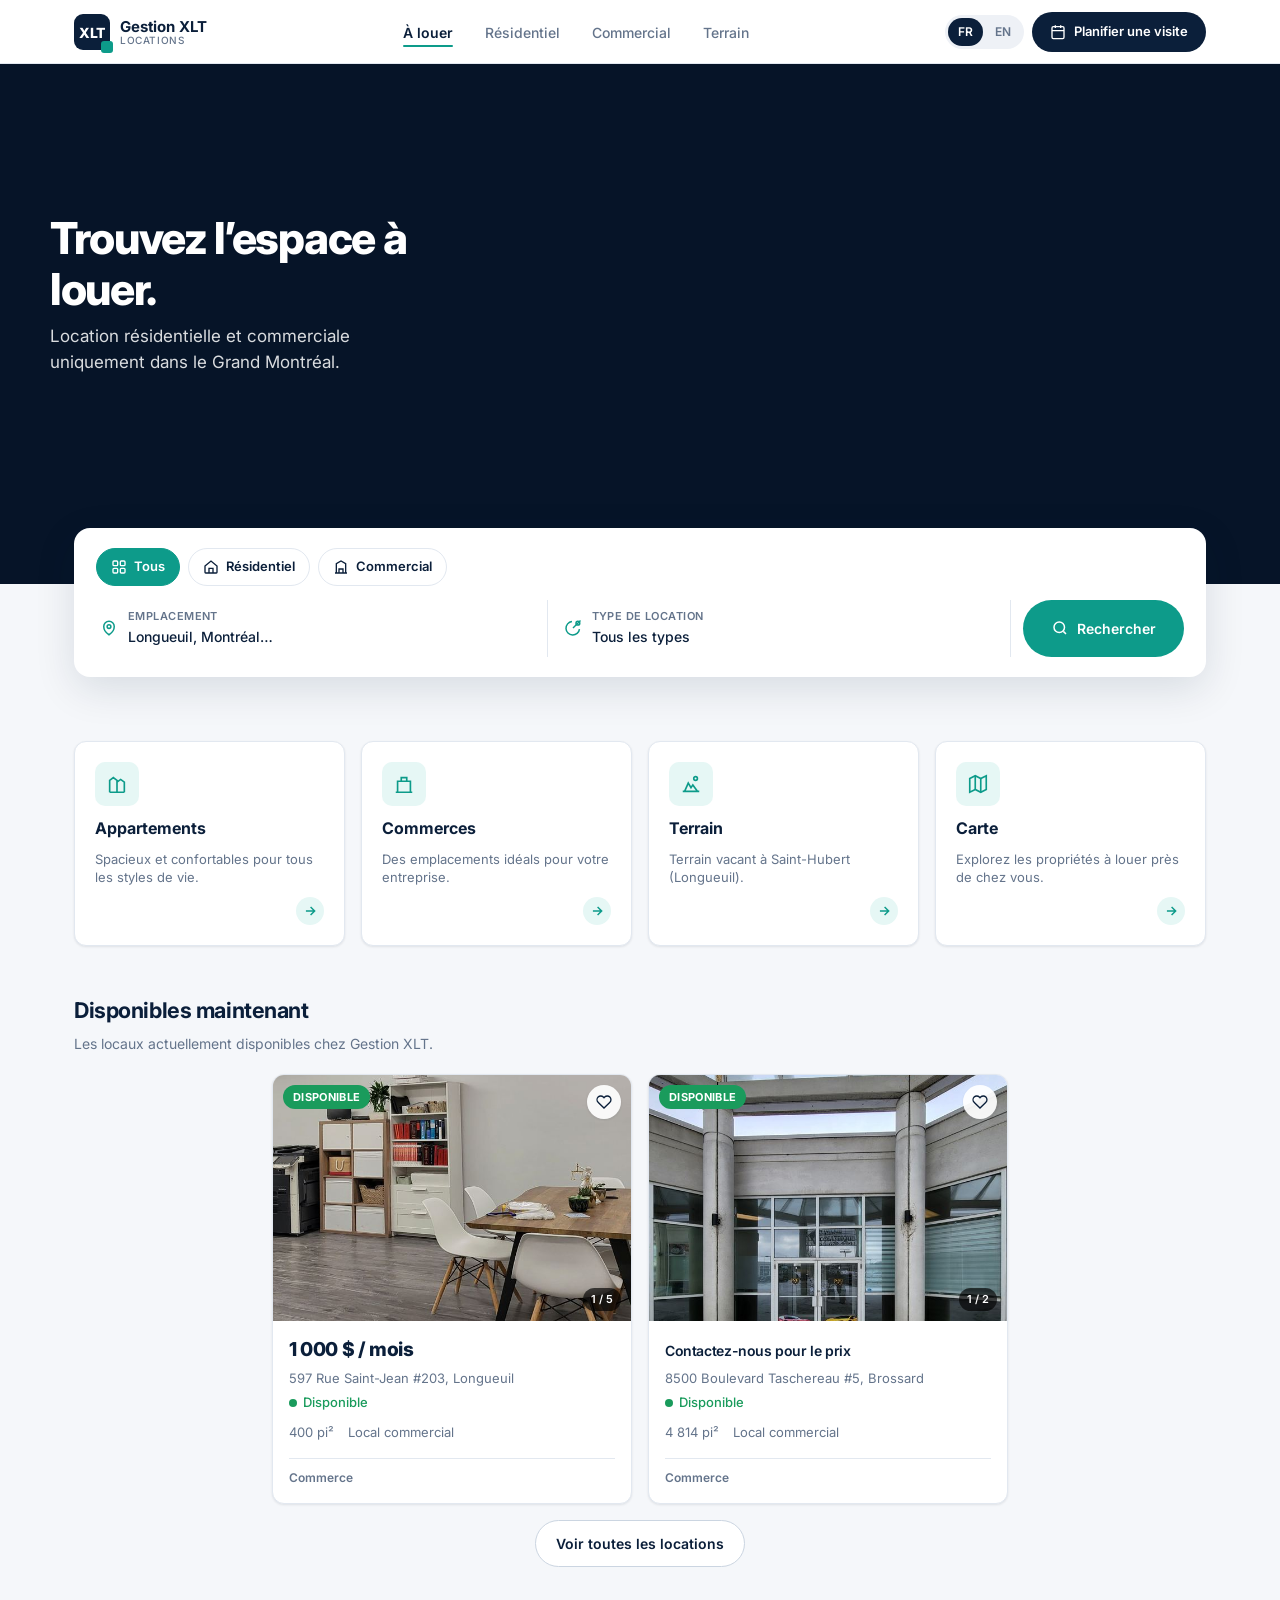
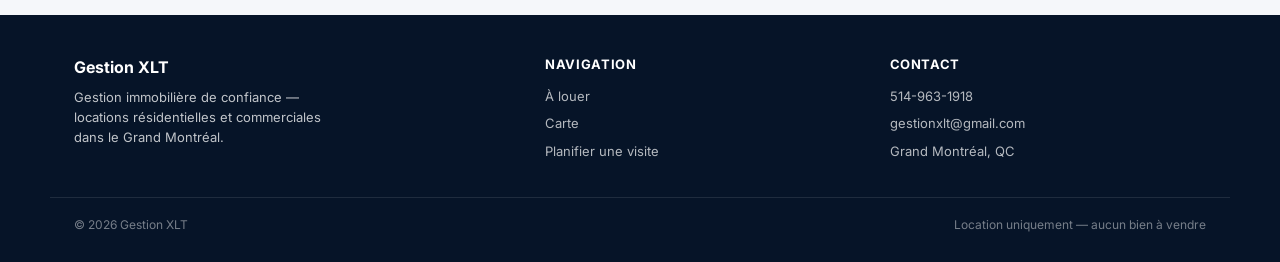
<file: index.html>
<!DOCTYPE html>
<html lang="fr">
<head>
  <meta charset="UTF-8" />
  <meta name="viewport" content="width=device-width, initial-scale=1" />
  <title data-doc-fr="Gestion XLT — Locations Grand Montréal" data-doc-en="Gestion XLT — Rentals in Greater Montréal">Gestion XLT — Locations Grand Montréal</title>
  <link rel="preconnect" href="https://fonts.googleapis.com" />
  <link rel="preconnect" href="https://fonts.gstatic.com" crossorigin />
  <link href="https://fonts.googleapis.com/css2?family=Inter:wght@400;500;600;700;800&display=swap" rel="stylesheet" />
  <link rel="stylesheet" href="styles.css" />
  <link rel="icon" href="favicon.svg" type="image/svg+xml" />
  <link rel="icon" href="favicon-32.png" type="image/png" sizes="32x32" />
  <link rel="apple-touch-icon" href="apple-touch-icon.png" />
</head>
<body class="has-bottom-nav">

<header class="site-header">
    <div class="container header-inner">
      <a href="index.html" class="logo" aria-label="Gestion XLT">
        <div class="logo-mark"><span>XLT</span></div>
        <div class="logo-text">
          <strong>Gestion XLT</strong>
          <small data-fr>Locations</small><small data-en>Rentals</small>
        </div>
      </a>
      <nav class="nav-desktop" aria-label="Principal">
        <a href="listings.html" class="active" data-fr>À louer</a><a href="listings.html" class="active" data-en>For rent</a>
        <a href="listings.html?type=residential" data-fr>Résidentiel</a><a href="listings.html?type=residential" data-en>Residential</a>
        <a href="listings.html?type=commercial" data-fr>Commercial</a><a href="listings.html?type=commercial" data-en>Commercial</a>
        <a href="listings.html?type=land" data-fr>Terrain</a><a href="listings.html?type=land" data-en>Land</a>
      </nav>
      <div class="header-actions">
        <div class="lang-toggle" role="group" aria-label="Language">
          <button type="button" class="active" data-lang="fr">FR</button>
          <button type="button" data-lang="en">EN</button>
        </div>
        <a href="mailto:gestionxlt@gmail.com?subject=Planifier%20une%20visite" data-mailto-fr="mailto:gestionxlt@gmail.com?subject=Planifier%20une%20visite" data-mailto-en="mailto:gestionxlt@gmail.com?subject=Book%20a%20visit" class="btn-cta">
          <svg viewBox="0 0 24 24" fill="none" stroke="currentColor" stroke-width="2"><rect x="3" y="4" width="18" height="18" rx="2"/><path d="M16 2v4M8 2v4M3 10h18"/></svg>
          <span data-fr>Planifier une visite</span><span data-en>Book a visit</span>
        </a>
        <button type="button" class="menu-btn" id="menuBtn" aria-label="Menu">
          <svg viewBox="0 0 24 24" fill="none" stroke="currentColor" stroke-width="2"><path d="M4 6h16M4 12h16M4 18h16"/></svg>
        </button>
      </div>
    </div>
  </header>

  <nav class="mobile-nav" id="mobileNav">
    <a href="listings.html" class="active" data-fr>À louer</a><a href="listings.html" class="active" data-en>For rent</a>
    <a href="listings.html?type=residential" data-fr>Résidentiel</a><a href="listings.html?type=residential" data-en>Residential</a>
    <a href="listings.html?type=commercial" data-fr>Commercial</a><a href="listings.html?type=commercial" data-en>Commercial</a>
    <a href="listings.html?type=land" data-fr>Terrain</a><a href="listings.html?type=land" data-en>Land</a>
    <a href="map.html" data-fr>Carte</a><a href="map.html" data-en>Map</a>
    <a href="mailto:gestionxlt@gmail.com?subject=Planifier%20une%20visite" data-mailto-fr="mailto:gestionxlt@gmail.com?subject=Planifier%20une%20visite" data-mailto-en="mailto:gestionxlt@gmail.com?subject=Book%20a%20visit" class="btn-cta">
      <svg viewBox="0 0 24 24" fill="none" stroke="currentColor" stroke-width="2"><rect x="3" y="4" width="18" height="18" rx="2"/><path d="M16 2v4M8 2v4M3 10h18"/></svg>
      <span data-fr>Planifier une visite</span><span data-en>Book a visit</span>
    </a>
  </nav>

  <section class="hero" style="background-image:url('https://images.unsplash.com/photo-1545324418-cc1a3fa10c00?auto=format&fit=crop&w=1600&q=80');">
    <div class="container hero-content">
      <h1 data-fr>Trouvez l’espace à louer.</h1>
      <h1 data-en>Find your space to rent.</h1>
      <p data-fr>Location résidentielle et commerciale uniquement dans le Grand Montréal.</p>
      <p data-en>Residential and commercial rentals only across Greater Montreal.</p>
    </div>
  </section>

  <div class="container search-widget">
    <form class="search-card" action="listings.html" method="get">
      <div class="search-tabs">
        <button type="button" class="search-tab active" data-tab="">
          <svg viewBox="0 0 24 24" fill="none" stroke="currentColor" stroke-width="2"><rect x="3" y="3" width="7" height="7" rx="1.5"/><rect x="14" y="3" width="7" height="7" rx="1.5"/><rect x="3" y="14" width="7" height="7" rx="1.5"/><rect x="14" y="14" width="7" height="7" rx="1.5"/></svg>
          <span data-fr>Tous</span><span data-en>All</span>
        </button>
        <button type="button" class="search-tab" data-tab="res">
          <svg viewBox="0 0 24 24" fill="none" stroke="currentColor" stroke-width="2"><path d="M3 10.5 12 3l9 7.5V20a1 1 0 0 1-1 1H4a1 1 0 0 1-1-1v-9.5z"/><path d="M9 21v-7h6v7"/></svg>
          <span data-fr>Résidentiel</span><span data-en>Residential</span>
        </button>
        <button type="button" class="search-tab" data-tab="com">
          <svg viewBox="0 0 24 24" fill="none" stroke="currentColor" stroke-width="2"><path d="M3 21h18M5 21V7l7-4 7 4v14M9 21v-6h6v6"/></svg>
          <span data-fr>Commercial</span><span data-en>Commercial</span>
        </button>
      </div>
      <div class="search-fields">
        <div class="search-field">
          <svg viewBox="0 0 24 24" fill="none" stroke="currentColor" stroke-width="2"><path d="M12 21s7-4.5 7-11a7 7 0 1 0-14 0c0 6.5 7 11 7 11z"/><circle cx="12" cy="10" r="2.5"/></svg>
          <div>
            <label data-fr>Emplacement</label><label data-en>Location</label>
            <select name="loc">
              <option value="">Longueuil, Montréal…</option>
              <option>Longueuil</option>
              <option>Montréal</option>
              <option>Brossard</option>
              <option>Saint-Hubert</option>
            </select>
          </div>
        </div>
        <div class="search-field">
          <svg viewBox="0 0 24 24" fill="none" stroke="currentColor" stroke-width="2"><path d="M20.6 13.4A9 9 0 1 1 10.6 3.4"/><path d="M22 2 12 12"/><circle cx="18.5" cy="5.5" r="2.5"/></svg>
          <div>
            <label data-fr>Type de location</label><label data-en>Rental type</label>
            <select name="type">
              <option value="" data-fr="Tous les types" data-en="All types">Tous les types</option>
              <option value="apt" data-fr="Appartement" data-en="Apartment">Appartement</option>
              <option value="com" data-fr="Commerce" data-en="Retail">Commerce</option>
              <option value="land" data-fr="Terrain" data-en="Land">Terrain</option>
            </select>
          </div>
        </div>
        <button type="submit" class="btn btn-teal search-submit">
          <svg viewBox="0 0 24 24" fill="none" stroke="currentColor" stroke-width="2"><circle cx="11" cy="11" r="7"/><path d="m20 20-3.5-3.5"/></svg>
          <span data-fr>Rechercher</span><span data-en>Search</span>
        </button>
      </div>
    </form>
  </div>

  <section class="section">
    <div class="container">
      <div class="cat-grid">
        <a href="listings.html?type=residential" class="cat-card">
          <div class="cat-icon">
            <svg viewBox="0 0 24 24" fill="none" stroke="currentColor" stroke-width="1.8"><path d="M4 21V8l4-3 4 3v13M12 21V10l4-3 4 3v11M4 21h16"/></svg>
          </div>
          <h3 data-fr>Appartements</h3><h3 data-en>Apartments</h3>
          <p data-fr>Spacieux et confortables pour tous les styles de vie.</p>
          <p data-en>Spacious and comfortable for every lifestyle.</p>
          <span class="cat-arrow"><svg viewBox="0 0 24 24" fill="none" stroke="currentColor" stroke-width="2.5"><path d="M5 12h14M13 5l7 7-7 7"/></svg></span>
        </a>
        <a href="listings.html?type=commercial" class="cat-card">
          <div class="cat-icon">
            <svg viewBox="0 0 24 24" fill="none" stroke="currentColor" stroke-width="1.8"><path d="M3 21h18M5 21V9h14v12M9 9V5h6v4M9 13h.01M15 13h.01M9 17h.01M15 17h.01"/></svg>
          </div>
          <h3 data-fr>Commerces</h3><h3 data-en>Retail</h3>
          <p data-fr>Des emplacements idéals pour votre entreprise.</p>
          <p data-en>Ideal locations for your business.</p>
          <span class="cat-arrow"><svg viewBox="0 0 24 24" fill="none" stroke="currentColor" stroke-width="2.5"><path d="M5 12h14M13 5l7 7-7 7"/></svg></span>
        </a>
        <a href="listings.html?type=land" class="cat-card">
          <div class="cat-icon">
            <svg viewBox="0 0 24 24" fill="none" stroke="currentColor" stroke-width="1.8"><path d="M3 20h18M5 20l4-9 3 5 2-3 5 7"/><circle cx="17" cy="6" r="2"/></svg>
          </div>
          <h3 data-fr>Terrain</h3><h3 data-en>Land</h3>
          <p data-fr>Terrain vacant à Saint-Hubert (Longueuil).</p>
          <p data-en>Vacant land in Saint-Hubert (Longueuil).</p>
          <span class="cat-arrow"><svg viewBox="0 0 24 24" fill="none" stroke="currentColor" stroke-width="2.5"><path d="M5 12h14M13 5l7 7-7 7"/></svg></span>
        </a>
        <a href="map.html" class="cat-card">
          <div class="cat-icon">
            <svg viewBox="0 0 24 24" fill="none" stroke="currentColor" stroke-width="1.8"><path d="M9 18l-6 3V6l6-3 6 3 6-3v15l-6 3-6-3z"/><path d="M9 3v15M15 6v15"/></svg>
          </div>
          <h3 data-fr>Carte</h3><h3 data-en>Map</h3>
          <p data-fr>Explorez les propriétés à louer près de chez vous.</p>
          <p data-en>Explore rentals near you on the map.</p>
          <span class="cat-arrow"><svg viewBox="0 0 24 24" fill="none" stroke="currentColor" stroke-width="2.5"><path d="M5 12h14M13 5l7 7-7 7"/></svg></span>
        </a>
      </div>
    </div>
  </section>

  <section class="section" style="padding-top:0;">
    <div class="container">
      <h2 class="section-title" data-fr>Disponibles maintenant</h2>
      <h2 class="section-title" data-en>Available now</h2>
      <p class="section-sub" data-fr>Les locaux actuellement disponibles chez Gestion XLT.</p>
      <p class="section-sub" data-en>Spaces currently available from Gestion XLT.</p>
      <div class="featured-grid">
        <!-- Rendered from data/listings.json (featured: true) -->
      </div>
      <div class="text-center mt-4">
        <a href="listings.html" class="btn btn-outline">
          <span data-fr>Voir toutes les locations</span><span data-en>See all rentals</span>
        </a>
      </div>
    </div>
  </section>

  <footer class="site-footer">
    <div class="container footer-grid">
      <div class="footer-brand">
        <strong>Gestion XLT</strong>
        <p data-fr>Gestion immobilière de confiance — locations résidentielles et commerciales dans le Grand Montréal.</p>
        <p data-en>Trusted property management — residential and commercial rentals in Greater Montreal.</p>
      </div>
      <div class="footer-col">
        <h4 data-fr>Navigation</h4><h4 data-en>Navigate</h4>
        <a href="listings.html" data-fr>À louer</a><a href="listings.html" data-en>For rent</a>
        <a href="map.html" data-fr>Carte</a><a href="map.html" data-en>Map</a>
        <a href="mailto:gestionxlt@gmail.com?subject=Planifier%20une%20visite" data-mailto-fr="mailto:gestionxlt@gmail.com?subject=Planifier%20une%20visite" data-mailto-en="mailto:gestionxlt@gmail.com?subject=Book%20a%20visit" data-fr>Planifier une visite</a><a href="mailto:gestionxlt@gmail.com?subject=Planifier%20une%20visite" data-mailto-fr="mailto:gestionxlt@gmail.com?subject=Planifier%20une%20visite" data-mailto-en="mailto:gestionxlt@gmail.com?subject=Book%20a%20visit" data-en>Book a visit</a>
      </div>
      <div class="footer-col">
        <h4 data-fr>Contact</h4><h4 data-en>Contact</h4>
        <a href="tel:5149631918">514-963-1918</a>
        <a href="mailto:gestionxlt@gmail.com">gestionxlt@gmail.com</a>
        <p data-fr>Grand Montréal, QC</p><p data-en>Greater Montreal, QC</p>
      </div>
    </div>
    <div class="container footer-bottom">
      <span>© 2026 Gestion XLT</span>
      <span data-fr>Location uniquement — aucun bien à vendre</span>
      <span data-en>Rentals only — nothing for sale</span>
    </div>
  </footer>

  <nav class="bottom-nav" aria-label="Mobile">
    <a href="listings.html" class="active">
      <svg viewBox="0 0 24 24" fill="none" stroke="currentColor" stroke-width="2"><path d="M3 10.5 12 3l9 7.5V20a1 1 0 0 1-1 1H4a1 1 0 0 1-1-1v-9.5z"/></svg>
      <span data-fr>Propriétés</span><span data-en>Listings</span>
    </a>
    <a href="map.html">
      <svg viewBox="0 0 24 24" fill="none" stroke="currentColor" stroke-width="2"><path d="M12 21s7-4.5 7-11a7 7 0 1 0-14 0c0 6.5 7 11 7 11z"/><circle cx="12" cy="10" r="2.5"/></svg>
      <span data-fr>Carte</span><span data-en>Map</span>
    </a>
    <a href="mailto:gestionxlt@gmail.com?subject=Demande%20d%E2%80%99information" data-mailto-fr="mailto:gestionxlt@gmail.com?subject=Demande%20d%E2%80%99information" data-mailto-en="mailto:gestionxlt@gmail.com?subject=Information%20request">
      <svg viewBox="0 0 24 24" fill="none" stroke="currentColor" stroke-width="2"><path d="M4 4h16v16H4z"/><path d="m4 7 8 6 8-6"/></svg>
      <span>Contact</span>
    </a>
  </nav>

  <script src="app.js"></script>
</body>
</html>
</file>
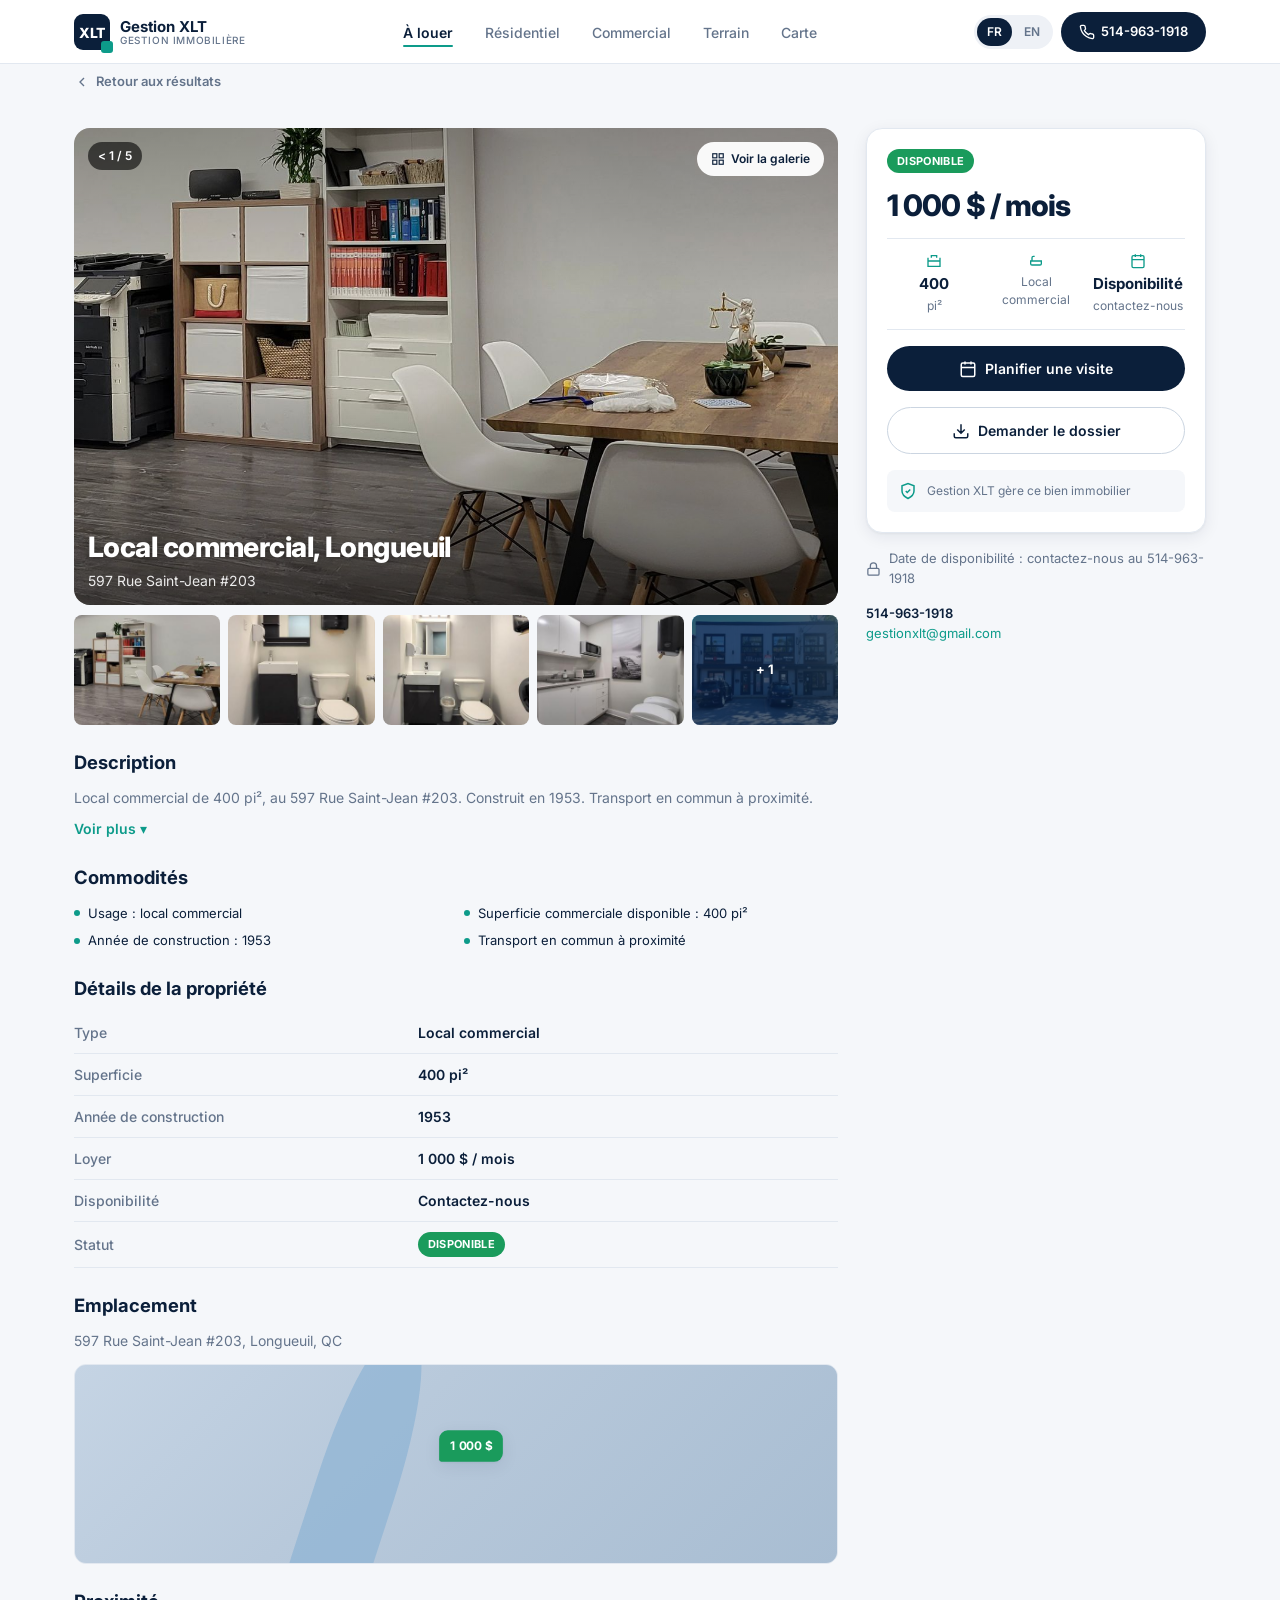
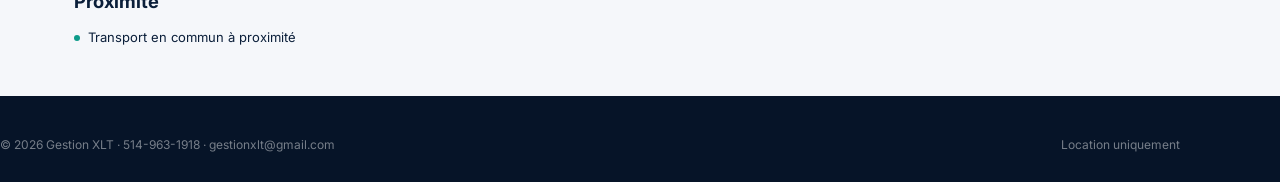
<file: detail.html>
<!DOCTYPE html>
<html lang="fr">
<head>
  <meta charset="UTF-8" />
  <meta name="viewport" content="width=device-width, initial-scale=1" />
  <title>Propriété à louer — Gestion XLT</title>
  <link rel="preconnect" href="https://fonts.googleapis.com" />
  <link rel="preconnect" href="https://fonts.gstatic.com" crossorigin />
  <link href="https://fonts.googleapis.com/css2?family=Inter:wght@400;500;600;700;800&display=swap" rel="stylesheet" />
  <link rel="stylesheet" href="styles.css" />
  <link rel="icon" href="favicon.svg" type="image/svg+xml" />
  <link rel="icon" href="favicon-32.png" type="image/png" sizes="32x32" />
  <link rel="apple-touch-icon" href="apple-touch-icon.png" />
</head>
<body class="has-bottom-nav">

<header class="site-header">
    <div class="container header-inner">
      <a href="index.html" class="logo" aria-label="Gestion XLT">
        <div class="logo-mark"><span>XLT</span></div>
        <div class="logo-text"><strong>Gestion XLT</strong><small data-fr>Gestion immobilière</small><small data-en>Property management</small></div>
      </a>
      <nav class="nav-desktop" aria-label="Principal">
        <a href="listings.html" class="active" data-fr>À louer</a><a href="listings.html" class="active" data-en>For rent</a>
        <a href="listings.html?type=residential" data-fr>Résidentiel</a><a href="listings.html?type=residential" data-en>Residential</a>
        <a href="listings.html?type=commercial" data-fr>Commercial</a><a href="listings.html?type=commercial" data-en>Commercial</a>
        <a href="listings.html?type=land" data-fr>Terrain</a><a href="listings.html?type=land" data-en>Land</a>
        <a href="map.html" data-fr>Carte</a><a href="map.html" data-en>Map</a>
      </nav>
      <div class="header-actions">
        <div class="lang-toggle" role="group" aria-label="Language">
          <button type="button" class="active" data-lang="fr">FR</button>
          <button type="button" data-lang="en">EN</button>
        </div>
        <a href="tel:5149631918" class="btn-cta" style="gap:6px;">
          <svg viewBox="0 0 24 24" fill="none" stroke="currentColor" stroke-width="2"><path d="M22 16.9v3a2 2 0 0 1-2.2 2 19.8 19.8 0 0 1-8.6-3.1 19.5 19.5 0 0 1-6-6 19.8 19.8 0 0 1-3.1-8.7A2 2 0 0 1 4.1 2h3a2 2 0 0 1 2 1.7c.1.9.3 1.8.6 2.6a2 2 0 0 1-.5 2.1L8.1 9.9a16 16 0 0 0 6 6l1.5-1.1a2 2 0 0 1 2.1-.4c.8.3 1.7.5 2.6.6a2 2 0 0 1 1.7 2z"/></svg>
          514-963-1918
        </a>
        <button type="button" class="menu-btn" id="menuBtn" aria-label="Menu">
          <svg viewBox="0 0 24 24" fill="none" stroke="currentColor" stroke-width="2"><path d="M4 6h16M4 12h16M4 18h16"/></svg>
        </button>
      </div>
    </div>
  </header>
  <nav class="mobile-nav" id="mobileNav">
    <a href="listings.html" data-fr>Retour aux résultats</a><a href="listings.html" data-en>Back to results</a>
    <a href="map.html" data-fr>Carte</a><a href="map.html" data-en>Map</a>
    <a href="mailto:gestionxlt@gmail.com?subject=Visite" class="btn-cta js-visit-mailto"><svg viewBox="0 0 24 24" fill="none" stroke="currentColor" stroke-width="2"><rect x="3" y="4" width="18" height="18" rx="2"/><path d="M16 2v4M8 2v4M3 10h18"/></svg><span data-fr>Planifier une visite</span><span data-en>Book a visit</span></a>
    <a href="tel:5149631918">514-963-1918</a>
  </nav>

  <main class="container">
    <a href="listings.html" class="back-link">
      <svg viewBox="0 0 24 24" fill="none" stroke="currentColor" stroke-width="2"><path d="M15 18l-6-6 6-6"/></svg>
      <span data-fr>Retour aux résultats</span><span data-en>Back to results</span>
    </a>

    <div class="detail-layout">
      <div>
        <div class="gallery-main">
          <img src="[data-uri]" alt="" id="mainPhoto" tabindex="-1" />
          <div class="gallery-overlay">
            <div class="gallery-top">
              <span class="gallery-count"></span>
              <button type="button" class="gallery-btn" id="viewGalleryBtn">
                <svg viewBox="0 0 24 24" fill="none" stroke="currentColor" stroke-width="2"><rect x="3" y="3" width="7" height="7"/><rect x="14" y="3" width="7" height="7"/><rect x="3" y="14" width="7" height="7"/><rect x="14" y="14" width="7" height="7"/></svg>
                <span data-fr>Voir la galerie</span><span data-en>View gallery</span>
              </button>
            </div>
            <div class="gallery-title">
              <h1 data-fr></h1>
              <h1 data-en></h1>
              <p></p>
            </div>
          </div>
        </div>
        <div class="thumbs"></div>
        <div class="detail-mobile-cta" id="detailMobileCta">
          <a href="mailto:gestionxlt@gmail.com?subject=Visite" class="btn btn-primary js-visit-mailto"><svg viewBox="0 0 24 24" fill="none" stroke="currentColor" stroke-width="2"><rect x="3" y="4" width="18" height="18" rx="2"/><path d="M16 2v4M8 2v4M3 10h18"/></svg><span data-fr>Planifier une visite</span><span data-en>Book a visit</span></a>
          <a href="tel:5149631918" class="btn btn-outline"><svg viewBox="0 0 24 24" fill="none" stroke="currentColor" stroke-width="2"><path d="M22 16.9v3a2 2 0 0 1-2.2 2 19.8 19.8 0 0 1-8.6-3.1 19.5 19.5 0 0 1-6-6 19.8 19.8 0 0 1-3.1-8.7A2 2 0 0 1 4.1 2h3a2 2 0 0 1 2 1.7c.1.9.3 1.8.6 2.6a2 2 0 0 1-.5 2.1L8.1 9.9a16 16 0 0 0 6 6l1.5-1.1a2 2 0 0 1 2.1-.4c.8.3 1.7.5 2.6.6a2 2 0 0 1 1.7 2z"/></svg><span data-fr>Appeler</span><span data-en>Call</span></a>
        </div>

        <div class="detail-content">
          <h2 data-fr>Description</h2>
          <h2 data-en>Description</h2>
          <p data-fr></p>
          <p data-en></p>
          <a href="#amenities" class="link-more"><span data-fr>Voir plus</span><span data-en>See more</span> ▾</a>

          <section id="amenities" class="detail-section">
          <h2 data-fr>Commodités</h2>
          <h2 data-en>Amenities</h2>
          <ul class="amenity-list"></ul>
          </section>

          <h2 data-fr>Détails de la propriété</h2>
          <h2 data-en>Property details</h2>
          <table class="detail-table"></table>

          <h2 data-fr>Emplacement</h2>
          <h2 data-en>Location</h2>
          <p style="margin-bottom:12px;"></p>
          <div style="border-radius:12px;overflow:hidden;height:200px;background:#dce5ef;position:relative;border:1px solid var(--border);">
            <div class="fake-map" style="height:100%;">
              
              <div class="river" style="width:80px;height:200%;top:-20%;left:30%;transform:rotate(18deg);"></div>
            </div>
          </div>
          <h2 data-fr>Proximité</h2>
          <h2 data-en>Nearby</h2>
          <ul class="amenity-list"></ul>
        </div>
      </div>

      <aside>
        <div class="sidebar-card">
          <span class="pill pill-available" style="align-self:flex-start;">
            <svg viewBox="0 0 24 24" width="12" height="12" fill="none" stroke="currentColor" stroke-width="3" style="display:inline;vertical-align:-1px;"><path d="M5 13l4 4L19 7"/></svg>
            <span data-fr>Disponible</span><span data-en>Available</span>
          </span>
          <div class="sidebar-price"></div>
          <div class="sidebar-specs">
            <div>
              <svg viewBox="0 0 24 24" fill="none" stroke="currentColor" stroke-width="2"><path d="M3 7v13h18V7M3 12h18M8 7V4h8v3"/></svg>
              <strong></strong>
              <span data-fr>chambres</span><span data-en>bedrooms</span>
            </div>
            <div>
              <svg viewBox="0 0 24 24" fill="none" stroke="currentColor" stroke-width="2"><path d="M4 12h16v4a2 2 0 0 1-2 2H6a2 2 0 0 1-2-2v-4zM6 12V7a2 2 0 0 1 2-2h2"/></svg>
              <strong></strong>
              <span data-fr>salle de bain</span><span data-en>bathroom</span>
            </div>
            <div>
              <svg viewBox="0 0 24 24" fill="none" stroke="currentColor" stroke-width="2"><rect x="3" y="4" width="18" height="18" rx="2"/><path d="M16 2v4M8 2v4M3 10h18"/></svg>
              <strong data-fr>Occupation</strong><strong data-en>Move-in</strong>
              <span data-fr></span><span data-en></span>
            </div>
          </div>
          <a href="mailto:gestionxlt@gmail.com?subject=Visite" class="btn btn-primary btn-block js-visit-mailto">
            <svg viewBox="0 0 24 24" fill="none" stroke="currentColor" stroke-width="2"><rect x="3" y="4" width="18" height="18" rx="2"/><path d="M16 2v4M8 2v4M3 10h18"/></svg>
            <span data-fr>Planifier une visite</span><span data-en>Book a visit</span>
          </a>
          <a href="mailto:gestionxlt@gmail.com?subject=Dossier" class="btn btn-outline btn-block js-app-mailto">
            <svg viewBox="0 0 24 24" fill="none" stroke="currentColor" stroke-width="2"><path d="M21 15v4a2 2 0 0 1-2 2H5a2 2 0 0 1-2-2v-4M7 10l5 5 5-5M12 15V3"/></svg>
            <span data-fr>Demander le dossier</span><span data-en>Request application</span>
          </a>
          <div class="trust-row">
            <svg viewBox="0 0 24 24" fill="none" stroke="currentColor" stroke-width="2"><path d="M12 22s8-4 8-10V5l-8-3-8 3v7c0 6 8 10 8 10z"/><path d="m9 12 2 2 4-4"/></svg>
            <span data-fr>Gestion XLT gère ce bien immobilier</span>
            <span data-en>Gestion XLT manages this property</span>
          </div>
        </div>
        <div class="avail-note mt-4">
          <svg viewBox="0 0 24 24" fill="none" stroke="currentColor" stroke-width="2"><rect x="3" y="11" width="18" height="11" rx="2"/><path d="M7 11V7a5 5 0 0 1 10 0v4"/></svg>
          <span data-fr></span>
          <span data-en></span>
        </div>
        <p class="mt-4" style="font-size:13px;color:var(--text-muted);">
          <a href="tel:5149631918" style="font-weight:600;color:var(--navy);">514-963-1918</a><br />
          <a href="mailto:gestionxlt@gmail.com" style="color:var(--teal);">gestionxlt@gmail.com</a>
        </p>
      </aside>
    </div>
  </main>

  <footer class="site-footer">
    <div class="container footer-bottom" style="border:0;margin:0;padding:0;">
      <span>© 2026 Gestion XLT · 514-963-1918 · gestionxlt@gmail.com</span>
      <span data-fr>Location uniquement</span><span data-en>Rentals only</span>
    </div>
  </footer>

  <nav class="bottom-nav" aria-label="Mobile">
    <a href="listings.html">
      <svg viewBox="0 0 24 24" fill="none" stroke="currentColor" stroke-width="2"><path d="M3 10.5 12 3l9 7.5V20a1 1 0 0 1-1 1H4a1 1 0 0 1-1-1v-9.5z"/></svg>
      <span data-fr>Propriétés</span><span data-en>Listings</span>
    </a>
    <a href="map.html">
      <svg viewBox="0 0 24 24" fill="none" stroke="currentColor" stroke-width="2"><path d="M12 21s7-4.5 7-11a7 7 0 1 0-14 0c0 6.5 7 11 7 11z"/><circle cx="12" cy="10" r="2.5"/></svg>
      <span data-fr>Carte</span><span data-en>Map</span>
    </a>
    <a href="mailto:gestionxlt@gmail.com?subject=Demande%20d%E2%80%99information" data-mailto-fr="mailto:gestionxlt@gmail.com?subject=Demande%20d%E2%80%99information" data-mailto-en="mailto:gestionxlt@gmail.com?subject=Information%20request">
      <svg viewBox="0 0 24 24" fill="none" stroke="currentColor" stroke-width="2"><path d="M4 4h16v16H4z"/><path d="m4 7 8 6 8-6"/></svg>
      <span>Contact</span>
    </a>
  </nav>
  <script src="app.js"></script>
</body>
</html>
</file>
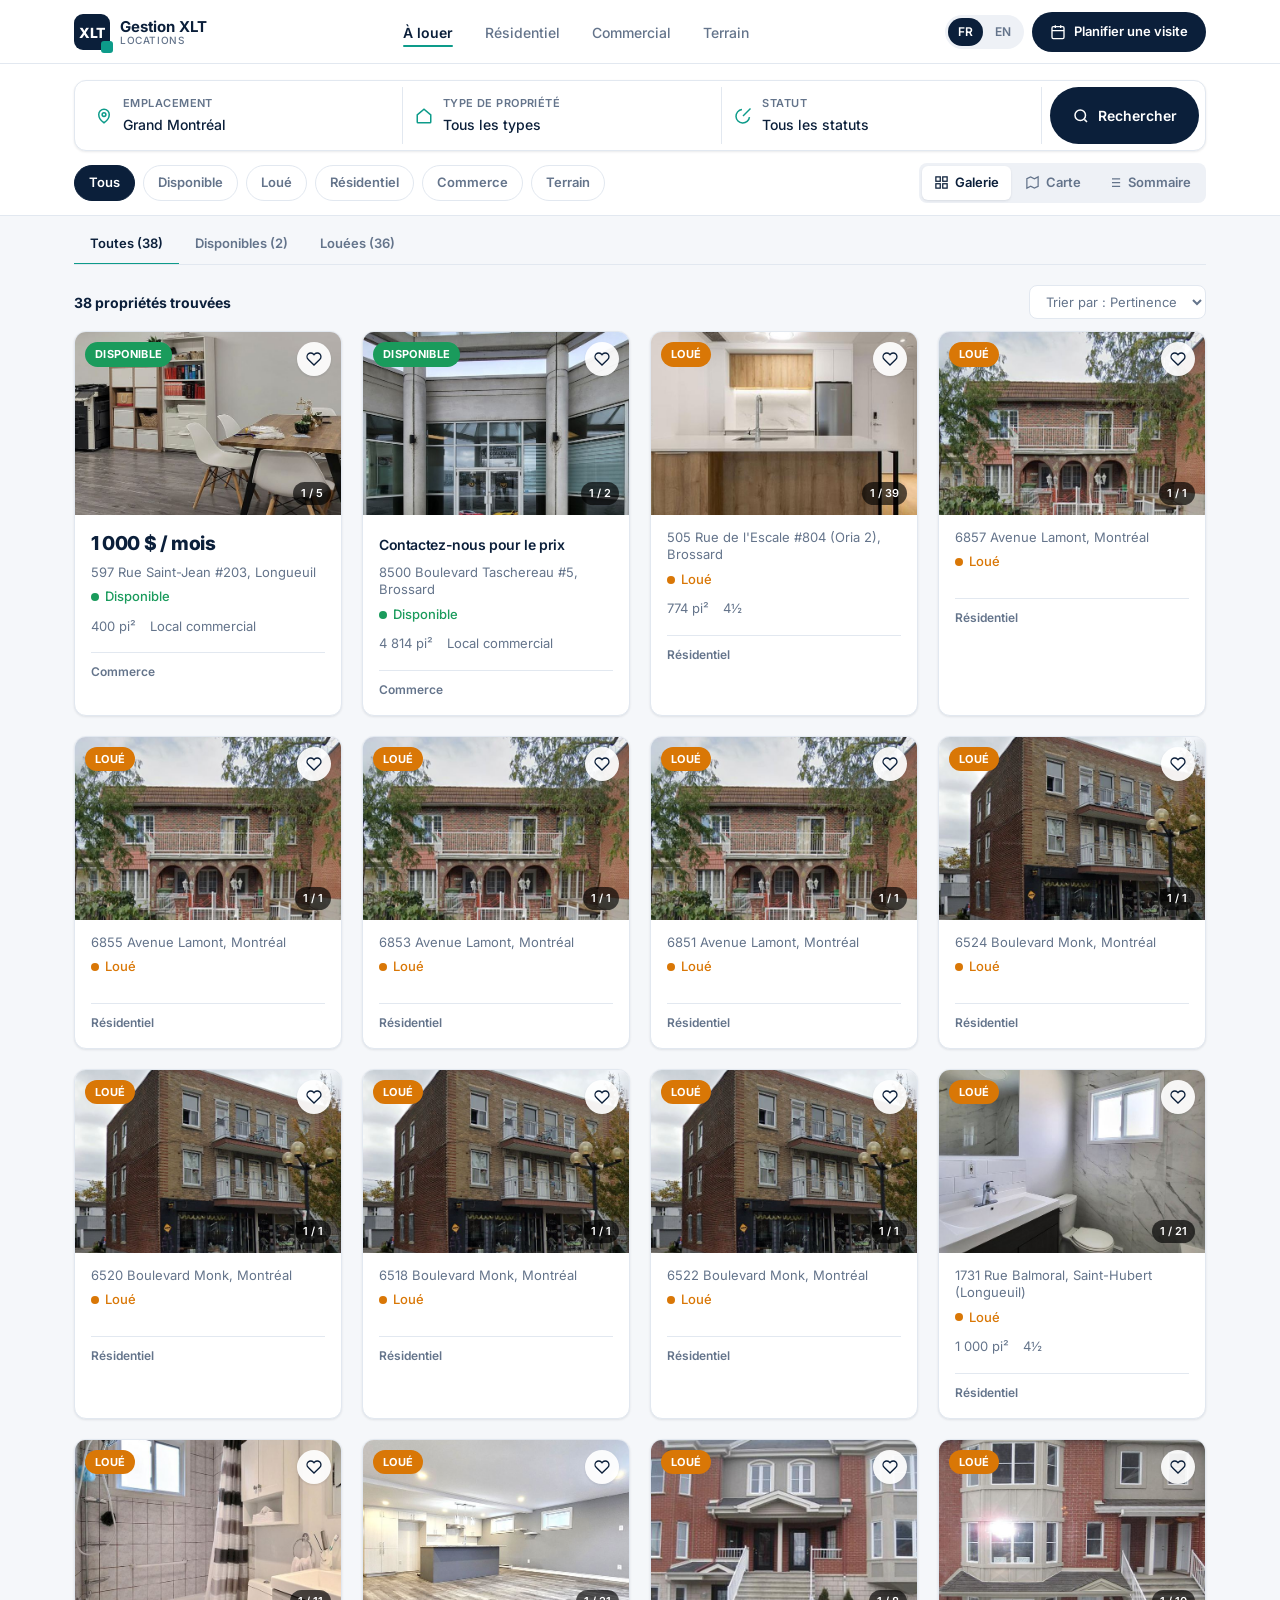
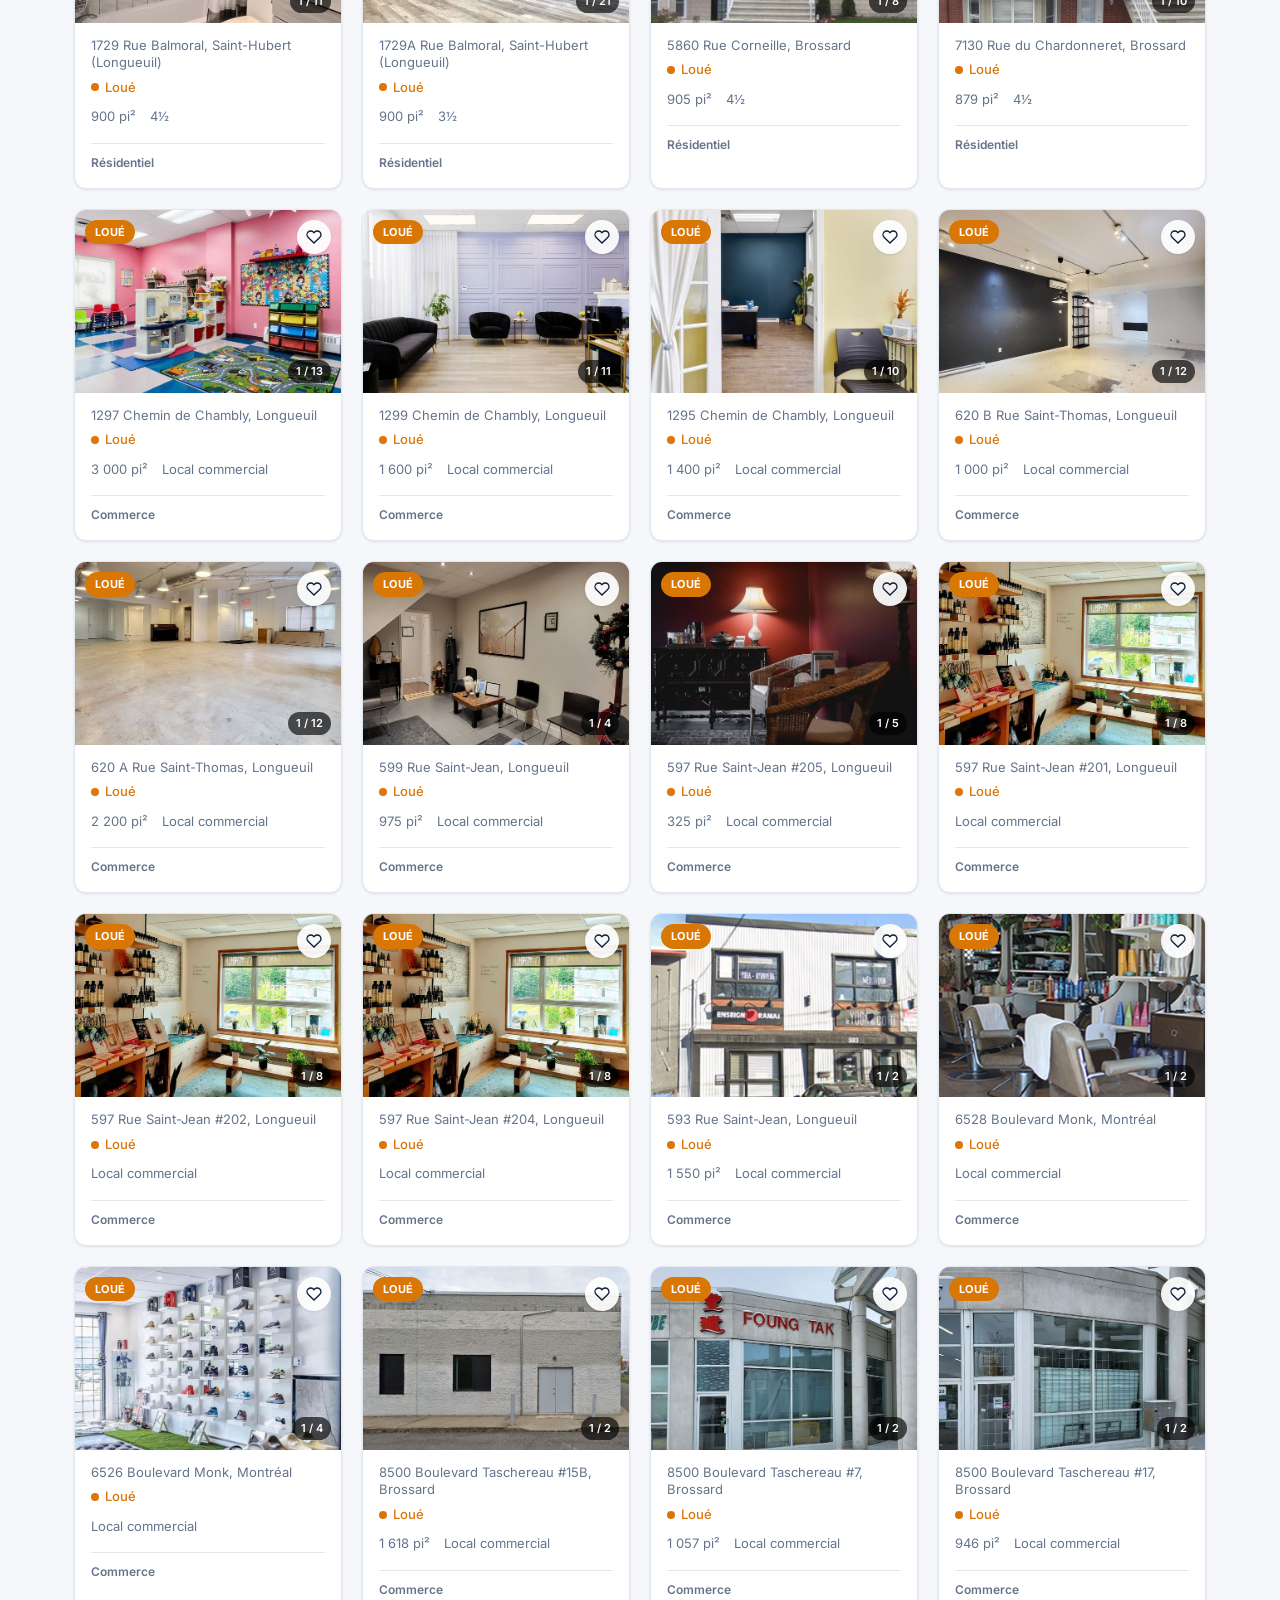
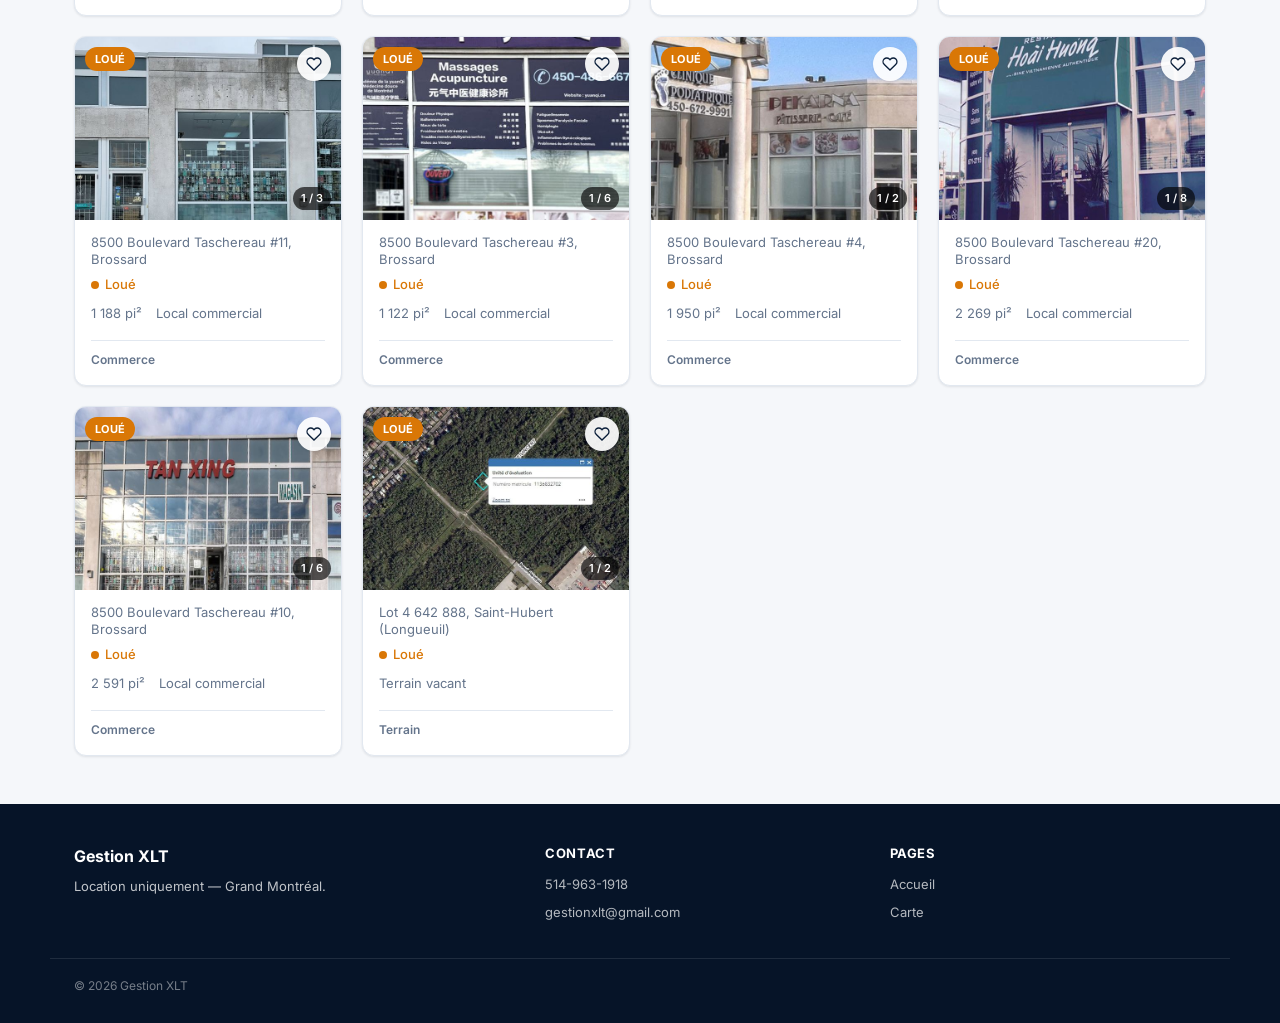
<file: listings.html>
<!DOCTYPE html>
<html lang="fr">
<head>
  <meta charset="UTF-8" />
  <meta name="viewport" content="width=device-width, initial-scale=1" />
  <title data-doc-fr="À louer — Gestion XLT" data-doc-en="For rent — Gestion XLT">À louer — Gestion XLT</title>
  <link rel="preconnect" href="https://fonts.googleapis.com" />
  <link rel="preconnect" href="https://fonts.gstatic.com" crossorigin />
  <link href="https://fonts.googleapis.com/css2?family=Inter:wght@400;500;600;700;800&display=swap" rel="stylesheet" />
  <link rel="stylesheet" href="styles.css" />
  <link rel="icon" href="favicon.svg" type="image/svg+xml" />
  <link rel="icon" href="favicon-32.png" type="image/png" sizes="32x32" />
  <link rel="apple-touch-icon" href="apple-touch-icon.png" />
</head>
<body class="has-bottom-nav">

<header class="site-header">
    <div class="container header-inner">
      <a href="index.html" class="logo" aria-label="Gestion XLT">
        <div class="logo-mark"><span>XLT</span></div>
        <div class="logo-text"><strong>Gestion XLT</strong><small data-fr>Locations</small><small data-en>Rentals</small></div>
      </a>
      <nav class="nav-desktop" aria-label="Principal">
        <a href="listings.html" class="active" data-fr>À louer</a><a href="listings.html" class="active" data-en>For rent</a>
        <a href="listings.html?type=residential" data-fr>Résidentiel</a><a href="listings.html?type=residential" data-en>Residential</a>
        <a href="listings.html?type=commercial" data-fr>Commercial</a><a href="listings.html?type=commercial" data-en>Commercial</a>
        <a href="listings.html?type=land" data-fr>Terrain</a><a href="listings.html?type=land" data-en>Land</a>
      </nav>
      <div class="header-actions">
        <div class="lang-toggle" role="group" aria-label="Language">
          <button type="button" class="active" data-lang="fr">FR</button>
          <button type="button" data-lang="en">EN</button>
        </div>
        <a href="mailto:gestionxlt@gmail.com?subject=Planifier%20une%20visite" data-mailto-fr="mailto:gestionxlt@gmail.com?subject=Planifier%20une%20visite" data-mailto-en="mailto:gestionxlt@gmail.com?subject=Book%20a%20visit" class="btn-cta">
          <svg viewBox="0 0 24 24" fill="none" stroke="currentColor" stroke-width="2"><rect x="3" y="4" width="18" height="18" rx="2"/><path d="M16 2v4M8 2v4M3 10h18"/></svg>
          <span data-fr>Planifier une visite</span><span data-en>Book a visit</span>
        </a>
        <button type="button" class="menu-btn" id="menuBtn" aria-label="Menu">
          <svg viewBox="0 0 24 24" fill="none" stroke="currentColor" stroke-width="2"><path d="M4 6h16M4 12h16M4 18h16"/></svg>
        </button>
      </div>
    </div>
  </header>
  <nav class="mobile-nav" id="mobileNav">
    <a href="listings.html" class="active" data-fr>À louer</a><a href="listings.html" class="active" data-en>For rent</a>
    <a href="map.html" data-fr>Carte</a><a href="map.html" data-en>Map</a>
    <a href="index.html" data-fr>Accueil</a><a href="index.html" data-en>Home</a>
    <a href="mailto:gestionxlt@gmail.com?subject=Planifier%20une%20visite" data-mailto-fr="mailto:gestionxlt@gmail.com?subject=Planifier%20une%20visite" data-mailto-en="mailto:gestionxlt@gmail.com?subject=Book%20a%20visit" class="btn-cta"><span data-fr>Planifier une visite</span><span data-en>Book a visit</span></a>
  </nav>

  <div class="page-toolbar">
    <div class="container">
      <div class="filter-mobile-bar">
        <button type="button" class="btn-filters" id="filtersToggle" aria-expanded="false" aria-controls="filterDrawer">
          <svg viewBox="0 0 24 24" fill="none" stroke="currentColor" stroke-width="2" aria-hidden="true"><path d="M4 5h16M7 12h10M10 19h4"/></svg>
          <span data-fr>Filtres</span><span data-en>Filters</span>
          <span class="filter-count" id="filterCount" hidden></span>
        </button>
      </div>

      <div class="filter-drawer" id="filterDrawer">
        <div class="filter-drawer-backdrop" id="filterDrawerBackdrop" hidden></div>
        <div class="filter-drawer-sheet">
          <div class="filter-drawer-head">
            <strong data-fr>Filtres</strong><strong data-en>Filters</strong>
            <button type="button" class="filter-drawer-close" id="filtersClose" aria-label="Fermer">
              <svg viewBox="0 0 24 24" fill="none" stroke="currentColor" stroke-width="2"><path d="M6 6l12 12M18 6 6 18"/></svg>
            </button>
          </div>
          <form class="filter-search" action="listings.html" method="get">
        <div class="search-field">
          <svg viewBox="0 0 24 24" fill="none" stroke="currentColor" stroke-width="2"><path d="M12 21s7-4.5 7-11a7 7 0 1 0-14 0c0 6.5 7 11 7 11z"/><circle cx="12" cy="10" r="2.5"/></svg>
          <div>
            <label data-fr>Emplacement</label><label data-en>Location</label>
            <select name="loc"><option value="" data-fr="Grand Montréal" data-en="Greater Montreal">Grand Montréal</option><option value="Longueuil">Longueuil</option><option value="Brossard">Brossard</option><option value="Montréal">Montréal</option><option value="Saint-Hubert">Saint-Hubert</option></select>
          </div>
        </div>
        <div class="search-field">
          <svg viewBox="0 0 24 24" fill="none" stroke="currentColor" stroke-width="2"><path d="M3 10.5 12 3l9 7.5V20a1 1 0 0 1-1 1H4a1 1 0 0 1-1-1v-9.5z"/></svg>
          <div>
            <label data-fr>Type de propriété</label><label data-en>Property type</label>
            <select name="type"><option value="" data-fr="Tous les types" data-en="All types">Tous les types</option><option value="res" data-fr="Résidentiel" data-en="Residential">Résidentiel</option><option value="com" data-fr="Commerce" data-en="Retail">Commerce</option><option value="land" data-fr="Terrain" data-en="Land">Terrain</option></select>
          </div>
        </div>
        <div class="search-field">
          <svg viewBox="0 0 24 24" fill="none" stroke="currentColor" stroke-width="2"><path d="M20.6 13.4A9 9 0 1 1 10.6 3.4"/><path d="M22 2 12 12"/></svg>
          <div>
            <label data-fr>Statut</label><label data-en>Status</label>
            <select name="status"><option value="" data-fr="Tous les statuts" data-en="All statuses">Tous les statuts</option><option value="open" data-fr="Disponible" data-en="Available">Disponible</option><option value="rented" data-fr="Loué" data-en="Rented">Loué</option></select>
          </div>
        </div>
        <button type="submit" class="btn btn-primary">
          <svg viewBox="0 0 24 24" fill="none" stroke="currentColor" stroke-width="2"><circle cx="11" cy="11" r="7"/><path d="m20 20-3.5-3.5"/></svg>
          <span data-fr>Rechercher</span><span data-en>Search</span>
        </button>
          </form>
        </div>
      </div>

      <div class="chip-row">
        <button type="button" class="chip active" data-filter="all" data-fr>Tous</button>
        <button type="button" class="chip active" data-filter="all" data-en>All</button>
        <button type="button" class="chip" data-filter="available" data-fr>Disponible</button>
        <button type="button" class="chip" data-filter="available" data-en>Available</button>
        <button type="button" class="chip" data-filter="rented" data-fr>Loué</button>
        <button type="button" class="chip" data-filter="rented" data-en>Rented</button>
        <button type="button" class="chip" data-filter="res" data-fr>Résidentiel</button>
        <button type="button" class="chip" data-filter="res" data-en>Residential</button>
        <button type="button" class="chip" data-filter="com" data-fr>Commerce</button>
        <button type="button" class="chip" data-filter="com" data-en>Retail</button>
        <button type="button" class="chip" data-filter="land" data-fr>Terrain</button>
        <button type="button" class="chip" data-filter="land" data-en>Land</button>
        <div class="view-toggle">
          <a href="listings.html" class="active" data-view="gallery" id="viewGallery">
            <svg viewBox="0 0 24 24" fill="none" stroke="currentColor" stroke-width="2"><rect x="3" y="3" width="7" height="7"/><rect x="14" y="3" width="7" height="7"/><rect x="3" y="14" width="7" height="7"/><rect x="14" y="14" width="7" height="7"/></svg>
            <span data-fr>Galerie</span><span data-en>Gallery</span>
          </a>
          <a href="map.html">
            <svg viewBox="0 0 24 24" fill="none" stroke="currentColor" stroke-width="2"><path d="M9 18l-6 3V6l6-3 6 3 6-3v15l-6 3-6-3z"/></svg>
            <span data-fr>Carte</span><span data-en>Map</span>
          </a>
          <a href="listings.html#list" data-view="list" id="viewList">
            <svg viewBox="0 0 24 24" fill="none" stroke="currentColor" stroke-width="2"><path d="M8 6h13M8 12h13M8 18h13M3 6h.01M3 12h.01M3 18h.01"/></svg>
            <span data-fr>Sommaire</span><span data-en>Summary</span>
          </a>
        </div>
      </div>
    </div>
  </div>

  <main class="container">
    <div class="status-tabs" id="statusTabs" style="margin-top:8px;">
      <button type="button" class="active" data-filter="all"><span data-fr>Toutes (38)</span><span data-en>All (38)</span></button>
      <button type="button" data-filter="available"><span data-fr>Disponibles (2)</span><span data-en>Available (2)</span></button>
      <button type="button" data-filter="rented"><span data-fr>Louées (36)</span><span data-en>Rented (36)</span></button>
    </div>

    <div class="results-meta">
      <strong data-fr>38 propriétés trouvées</strong>
      <strong data-en>38 properties found</strong>
      <select class="sort-select" aria-label="Sort">
        <option value="relevance" data-fr="Trier par : Pertinence" data-en="Sort: Relevance">Trier par : Pertinence</option>
        <option value="newest" data-fr="Plus récent" data-en="Newest">Plus récent</option>
      </select>
    </div>

    <div class="listings-grid" id="listingsGrid">
      <!-- Rendered from data/listings.json -->
    </div>
  </main>

  <footer class="site-footer">
    <div class="container footer-grid">
      <div class="footer-brand">
        <strong>Gestion XLT</strong>
        <p data-fr>Location uniquement — Grand Montréal.</p>
        <p data-en>Rentals only — Greater Montreal.</p>
      </div>
      <div class="footer-col">
        <h4>Contact</h4>
        <a href="tel:5149631918">514-963-1918</a>
        <a href="mailto:gestionxlt@gmail.com">gestionxlt@gmail.com</a>
      </div>
      <div class="footer-col">
        <h4 data-fr>Pages</h4><h4 data-en>Pages</h4>
        <a href="index.html" data-fr>Accueil</a><a href="index.html" data-en>Home</a>
        <a href="map.html" data-fr>Carte</a><a href="map.html" data-en>Map</a>
      </div>
    </div>
    <div class="container footer-bottom"><span>© 2026 Gestion XLT</span></div>
  </footer>

  <nav class="bottom-nav" aria-label="Mobile">
    <a href="listings.html" class="active">
      <svg viewBox="0 0 24 24" fill="none" stroke="currentColor" stroke-width="2"><path d="M3 10.5 12 3l9 7.5V20a1 1 0 0 1-1 1H4a1 1 0 0 1-1-1v-9.5z"/></svg>
      <span data-fr>Propriétés</span><span data-en>Listings</span>
    </a>
    <a href="map.html">
      <svg viewBox="0 0 24 24" fill="none" stroke="currentColor" stroke-width="2"><path d="M12 21s7-4.5 7-11a7 7 0 1 0-14 0c0 6.5 7 11 7 11z"/><circle cx="12" cy="10" r="2.5"/></svg>
      <span data-fr>Carte</span><span data-en>Map</span>
    </a>
    <a href="mailto:gestionxlt@gmail.com?subject=Demande%20d%E2%80%99information" data-mailto-fr="mailto:gestionxlt@gmail.com?subject=Demande%20d%E2%80%99information" data-mailto-en="mailto:gestionxlt@gmail.com?subject=Information%20request">
      <svg viewBox="0 0 24 24" fill="none" stroke="currentColor" stroke-width="2"><path d="M4 4h16v16H4z"/><path d="m4 7 8 6 8-6"/></svg>
      <span>Contact</span>
    </a>
  </nav>
  <script src="app.js"></script>
</body>
</html>
</file>
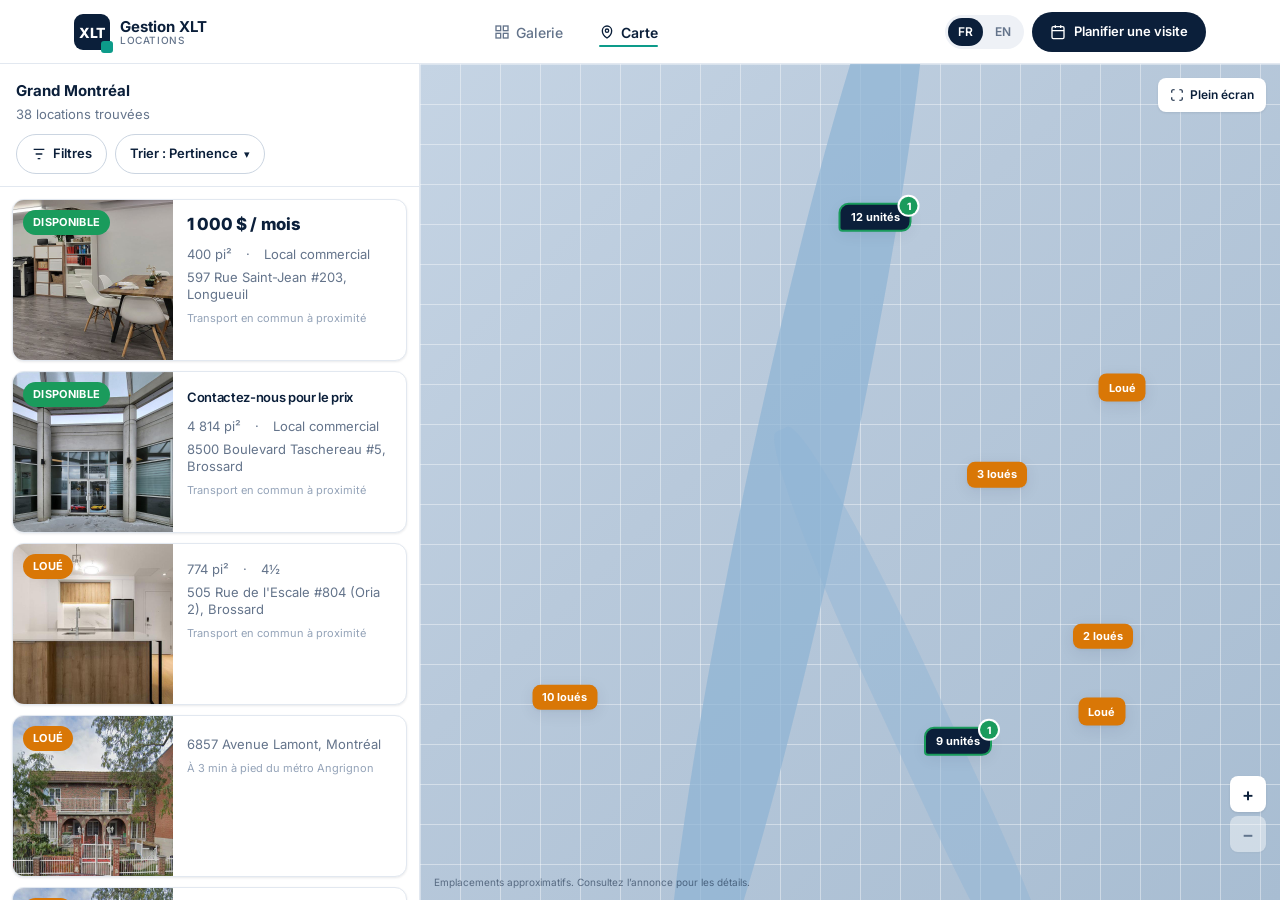
<file: map.html>
<!DOCTYPE html>
<html lang="fr">
<head>
  <meta charset="UTF-8" />
  <meta name="viewport" content="width=device-width, initial-scale=1" />
  <title data-doc-fr="Carte — Gestion XLT" data-doc-en="Map — Gestion XLT">Carte — Gestion XLT</title>
  <link rel="preconnect" href="https://fonts.googleapis.com" />
  <link rel="preconnect" href="https://fonts.gstatic.com" crossorigin />
  <link href="https://fonts.googleapis.com/css2?family=Inter:wght@400;500;600;700;800&display=swap" rel="stylesheet" />
  <link rel="stylesheet" href="styles.css" />
  <link rel="icon" href="favicon.svg" type="image/svg+xml" />
  <link rel="icon" href="favicon-32.png" type="image/png" sizes="32x32" />
  <link rel="apple-touch-icon" href="apple-touch-icon.png" />
  <style>
    body { overflow: hidden; height: 100vh; }
    .has-bottom-nav { padding-bottom: 0; }
    @media (max-width: 899px) {
      .map-page { height: calc(100vh - var(--header-h) - 56px); }
      .bottom-nav { display: flex; }
    }
  </style>
</head>
<body class="has-bottom-nav">

<header class="site-header">
    <div class="container header-inner">
      <a href="index.html" class="logo" aria-label="Gestion XLT">
        <div class="logo-mark"><span>XLT</span></div>
        <div class="logo-text"><strong>Gestion XLT</strong><small data-fr>Locations</small><small data-en>Rentals</small></div>
      </a>
      <nav class="nav-desktop" style="gap:8px;">
        <a href="listings.html" style="display:inline-flex;align-items:center;gap:6px;">
          <svg width="16" height="16" viewBox="0 0 24 24" fill="none" stroke="currentColor" stroke-width="2"><rect x="3" y="3" width="7" height="7"/><rect x="14" y="3" width="7" height="7"/><rect x="3" y="14" width="7" height="7"/><rect x="14" y="14" width="7" height="7"/></svg>
          <span data-fr>Galerie</span><span data-en>Gallery</span>
        </a>
        <a href="map.html" class="active" style="display:inline-flex;align-items:center;gap:6px;">
          <svg width="16" height="16" viewBox="0 0 24 24" fill="none" stroke="currentColor" stroke-width="2"><path d="M12 21s7-4.5 7-11a7 7 0 1 0-14 0c0 6.5 7 11 7 11z"/><circle cx="12" cy="10" r="2.5"/></svg>
          <span data-fr>Carte</span><span data-en>Map</span>
        </a>
      </nav>
      <div class="header-actions">
        <div class="lang-toggle">
          <button type="button" class="active" data-lang="fr">FR</button>
          <button type="button" data-lang="en">EN</button>
        </div>
        <a href="mailto:gestionxlt@gmail.com?subject=Planifier%20une%20visite" data-mailto-fr="mailto:gestionxlt@gmail.com?subject=Planifier%20une%20visite" data-mailto-en="mailto:gestionxlt@gmail.com?subject=Book%20a%20visit" class="btn-cta">
          <svg viewBox="0 0 24 24" fill="none" stroke="currentColor" stroke-width="2"><rect x="3" y="4" width="18" height="18" rx="2"/><path d="M16 2v4M8 2v4M3 10h18"/></svg>
          <span data-fr>Planifier une visite</span><span data-en>Book a visit</span>
        </a>
        <button type="button" class="menu-btn" id="menuBtn" aria-label="Menu">
          <svg viewBox="0 0 24 24" fill="none" stroke="currentColor" stroke-width="2"><path d="M4 6h16M4 12h16M4 18h16"/></svg>
        </button>
      </div>
    </div>
  </header>
  <nav class="mobile-nav" id="mobileNav">
    <a href="listings.html" data-fr>Galerie</a><a href="listings.html" data-en>Gallery</a>
    <a href="map.html" class="active" data-fr>Carte</a><a href="map.html" class="active" data-en>Map</a>
    <a href="index.html" data-fr>Accueil</a><a href="index.html" data-en>Home</a>
    <a href="mailto:gestionxlt@gmail.com?subject=Planifier%20une%20visite" data-mailto-fr="mailto:gestionxlt@gmail.com?subject=Planifier%20une%20visite" data-mailto-en="mailto:gestionxlt@gmail.com?subject=Book%20a%20visit" class="btn-cta"><svg viewBox="0 0 24 24" fill="none" stroke="currentColor" stroke-width="2"><rect x="3" y="4" width="18" height="18" rx="2"/><path d="M16 2v4M8 2v4M3 10h18"/></svg><span data-fr>Planifier une visite</span><span data-en>Book a visit</span></a>
  </nav>

  <div class="map-page">
    <div class="map-view-bar">
      <a href="#" id="showList" class="active">
        <svg viewBox="0 0 24 24" fill="none" stroke="currentColor" stroke-width="2"><path d="M8 6h13M8 12h13M8 18h13M3 6h.01M3 12h.01M3 18h.01"/></svg>
        <span data-fr>Liste</span><span data-en>List</span>
      </a>
      <a href="#" id="showMap">
        <svg viewBox="0 0 24 24" fill="none" stroke="currentColor" stroke-width="2"><path d="M9 18l-6 3V6l6-3 6 3 6-3v15l-6 3-6-3z"/></svg>
        <span data-fr>Carte</span><span data-en>Map</span>
      </a>
      <a href="listings.html">
        <svg viewBox="0 0 24 24" fill="none" stroke="currentColor" stroke-width="2"><rect x="3" y="3" width="7" height="7"/><rect x="14" y="3" width="7" height="7"/><rect x="3" y="14" width="7" height="7"/><rect x="14" y="14" width="7" height="7"/></svg>
        <span data-fr>Galerie</span><span data-en>Gallery</span>
      </a>
    </div>

    <div class="map-split">
      <aside class="map-list-panel open-mobile" id="listPanel">
        <div class="map-list-head">
          <h2 data-fr>Grand Montréal</h2>
          <h2 data-en>Greater Montreal</h2>
          <p data-fr>38 locations trouvées</p>
          <p data-en>38 rentals found</p>
          <div class="map-list-actions">
            <div class="map-action">
              <button type="button" class="btn btn-sm btn-outline map-action-btn" id="mapFiltersToggle" aria-haspopup="dialog" aria-expanded="false" aria-controls="mapFilterPanel">
                <svg viewBox="0 0 24 24" fill="none" stroke="currentColor" stroke-width="2" aria-hidden="true"><path d="M4 5h16M7 12h10M10 19h4"/></svg>
                <span data-fr>Filtres</span><span data-en>Filters</span>
                <span class="filter-count" id="mapFilterCount" hidden></span>
              </button>
            </div>
            <div class="map-action" id="mapSortWrap">
              <button type="button" class="btn btn-sm btn-outline map-action-btn" id="mapSortToggle" aria-haspopup="menu" aria-expanded="false" aria-controls="mapSortMenu">
                <span data-fr id="mapSortLabelFr">Trier : Pertinence</span><span data-en id="mapSortLabelEn">Sort: Relevance</span>
                <span class="caret" aria-hidden="true">▾</span>
              </button>
              <div class="map-sort-menu" id="mapSortMenu" role="menu" aria-labelledby="mapSortToggle" hidden>
                <button type="button" role="menuitemradio" aria-checked="true" data-sort="relevance" tabindex="-1"><span data-fr>Pertinence</span><span data-en>Relevance</span></button>
                <button type="button" role="menuitemradio" aria-checked="false" data-sort="newest" tabindex="-1"><span data-fr>Plus récent</span><span data-en>Newest</span></button>
              </div>
            </div>
          </div>
        </div>
        <div class="map-list-body">
          <!-- Rendered from data/listings.json -->
        </div>
        <div class="map-list-foot" id="mapListFoot">
          <span data-fr id="mapRangeFr">1 à 10 de 38</span><span data-en id="mapRangeEn">1–10 of 38</span>
          <span class="map-pager" id="mapPager" hidden>
            <button type="button" class="btn btn-sm btn-outline" id="mapPrev" aria-label="Page précédente" style="padding:4px 10px;">‹</button>
            <button type="button" class="btn btn-sm btn-outline" id="mapNext" aria-label="Page suivante" style="padding:4px 10px;">›</button>
          </span>
        </div>
      </aside>

      <section class="map-panel" id="mapPanel">
        <div class="fake-map" tabindex="0" role="region" aria-label="Carte des propriétés. Agrandissez avec + puis utilisez les flèches pour vous déplacer." data-aria-fr="Carte des propriétés. Agrandissez avec + puis utilisez les flèches pour vous déplacer." data-aria-en="Property map. Zoom in with + then use the arrow keys to pan.">
          <div class="map-bg" aria-hidden="true">
            <div class="river" style="width:100px;height:140%;top:-20%;left:38%;transform:rotate(12deg);border-radius:50%;"></div>
            <div class="river" style="width:60px;height:80%;top:40%;left:55%;transform:rotate(-25deg);opacity:.45;"></div>
          </div>
          <div class="map-tools">
            <button type="button" class="map-fs-btn" id="mapFsBtn"><svg class="fs-exit" viewBox="0 0 24 24" fill="none" stroke="currentColor" stroke-width="2" aria-hidden="true"><path d="M8 3v3a2 2 0 0 1-2 2H3M21 8h-3a2 2 0 0 1-2-2V3M3 16h3a2 2 0 0 1 2 2v3M16 21v-3a2 2 0 0 1 2-2h3"/></svg><svg class="fs-enter" viewBox="0 0 24 24" fill="none" stroke="currentColor" stroke-width="2" aria-hidden="true"><path d="M8 3H5a2 2 0 0 0-2 2v3M21 8V5a2 2 0 0 0-2-2h-3M3 16v3a2 2 0 0 0 2 2h3M16 21h3a2 2 0 0 0 2-2v-3"/></svg><span class="fs-enter" data-fr>Plein écran</span><span class="fs-enter" data-en>Fullscreen</span><span class="fs-exit" data-fr>Quitter le plein écran</span><span class="fs-exit" data-en>Exit fullscreen</span></button>
          </div>
          <!-- Pins (rendered from data/listings.json) -->
          <div class="map-zoom">
            <button type="button" id="mapZoomIn" aria-disabled="false" aria-label="Zoom avant" data-aria-fr="Zoom avant" data-aria-en="Zoom in" data-title-fr="Zoom avant" data-title-en="Zoom in" title="Zoom avant">+</button>
            <button type="button" id="mapZoomOut" aria-label="Zoom arrière" data-aria-fr="Zoom arrière" data-aria-en="Zoom out" data-title-fr="Zoom arrière" data-title-en="Zoom out" title="Zoom arrière" aria-disabled="true" class="is-disabled">−</button>
          </div>
          <p class="map-disclaimer" data-fr>Emplacements approximatifs. Consultez l’annonce pour les détails.</p>
          <p class="map-disclaimer" data-en>Locations are approximate. See the listing for details.</p>
        </div>
      </section>
    </div>
  </div>

  <!-- Map list filters: bottom sheet on mobile, popover on desktop -->
  <div class="map-filter-panel" id="mapFilterPanel" hidden>
    <div class="map-filter-backdrop" id="mapFilterBackdrop"></div>
    <div class="map-filter-sheet" role="dialog" aria-modal="true" aria-labelledby="mapFilterTitle">
      <div class="map-filter-head">
        <h3 id="mapFilterTitle"><span data-fr>Filtres</span><span data-en>Filters</span></h3>
        <button type="button" class="map-filter-close" id="mapFilterClose" aria-label="Fermer / Close">
          <svg viewBox="0 0 24 24" fill="none" stroke="currentColor" stroke-width="2" aria-hidden="true"><path d="M6 6l12 12M18 6 6 18"/></svg>
        </button>
      </div>
      <form class="map-filter-form" id="mapFilterForm" action="map.html" method="get">
        <div class="map-filter-fields">
          <div class="search-field">
            <div>
              <label for="mfType"><span data-fr>Type de propriété</span><span data-en>Property type</span></label>
              <select name="type" id="mfType"><option value="" data-fr="Tous les types" data-en="All types">Tous les types</option><option value="res" data-fr="Résidentiel" data-en="Residential">Résidentiel</option><option value="com" data-fr="Commerce" data-en="Retail">Commerce</option><option value="land" data-fr="Terrain" data-en="Land">Terrain</option></select>
            </div>
          </div>
          <div class="search-field">
            <div>
              <label for="mfStatus"><span data-fr>Statut</span><span data-en>Status</span></label>
              <select name="status" id="mfStatus"><option value="" data-fr="Tous les statuts" data-en="All statuses">Tous les statuts</option><option value="open" data-fr="Disponible" data-en="Available">Disponible</option><option value="rented" data-fr="Loué" data-en="Rented">Loué</option></select>
            </div>
          </div>
          <div class="search-field">
            <div>
              <label for="mfLoc"><span data-fr>Emplacement</span><span data-en>Location</span></label>
              <select name="loc" id="mfLoc"><option value="" data-fr="Grand Montréal" data-en="Greater Montreal">Grand Montréal</option><option value="Longueuil">Longueuil</option><option value="Brossard">Brossard</option><option value="Montréal">Montréal</option><option value="Saint-Hubert">Saint-Hubert</option></select>
            </div>
          </div>
        </div>
        <div class="map-filter-actions">
          <button type="button" class="btn btn-outline" id="mapFilterReset"><span data-fr>Réinitialiser</span><span data-en>Reset</span></button>
          <button type="submit" class="btn btn-primary" id="mapFilterApply"><span data-fr id="mapApplyFr">Afficher les résultats</span><span data-en id="mapApplyEn">Show results</span></button>
        </div>
      </form>
    </div>
  </div>

  <nav class="bottom-nav" aria-label="Mobile">
    <a href="listings.html">
      <svg viewBox="0 0 24 24" fill="none" stroke="currentColor" stroke-width="2"><path d="M3 10.5 12 3l9 7.5V20a1 1 0 0 1-1 1H4a1 1 0 0 1-1-1v-9.5z"/></svg>
      <span data-fr>Propriétés</span><span data-en>Listings</span>
    </a>
    <a href="map.html" class="active">
      <svg viewBox="0 0 24 24" fill="none" stroke="currentColor" stroke-width="2"><path d="M12 21s7-4.5 7-11a7 7 0 1 0-14 0c0 6.5 7 11 7 11z"/><circle cx="12" cy="10" r="2.5"/></svg>
      <span data-fr>Carte</span><span data-en>Map</span>
    </a>
    <a href="mailto:gestionxlt@gmail.com?subject=Demande%20d%E2%80%99information" data-mailto-fr="mailto:gestionxlt@gmail.com?subject=Demande%20d%E2%80%99information" data-mailto-en="mailto:gestionxlt@gmail.com?subject=Information%20request">
      <svg viewBox="0 0 24 24" fill="none" stroke="currentColor" stroke-width="2"><path d="M4 4h16v16H4z"/><path d="m4 7 8 6 8-6"/></svg>
      <span>Contact</span>
    </a>
  </nav>
  <script src="app.js"></script>
  <script>
    (function(){
      var list = document.getElementById('listPanel');
      var map = document.getElementById('mapPanel');
      var showList = document.getElementById('showList');
      var showMap = document.getElementById('showMap');
      function isMobile(){ return window.matchMedia('(max-width:899px)').matches; }
      function setMode(mode){
        if(!isMobile()){
          list.classList.add('open-mobile');
          map.classList.add('open-mobile');
          return;
        }
        if(mode==='list'){
          list.classList.add('open-mobile');
          map.classList.remove('open-mobile');
          showList.classList.add('active');
          showMap.classList.remove('active');
        } else {
          map.classList.add('open-mobile');
          list.classList.remove('open-mobile');
          showMap.classList.add('active');
          showList.classList.remove('active');
        }
      }
      showList.addEventListener('click', function(e){ e.preventDefault(); setMode('list'); });
      showMap.addEventListener('click', function(e){ e.preventDefault(); setMode('map'); });
      window.addEventListener('resize', function(){ setMode(showMap.classList.contains('active')?'map':'list'); });
      setMode('list');
    })();
  </script>
</body>
</html>
</file>
<file: styles.css>
/* Gestion XLT — rental portal design system (Centris-style preview) */

:root {
  --navy: #0b1f3a;
  --navy-deep: #061428;
  --navy-mid: #143056;
  --teal: #0d9b8a;
  --teal-dark: #0a7d6f;
  --teal-soft: #e6f7f5;
  --green: #1a9b5c;
  --green-bg: #e8f8ef;
  --orange: #d97706;
  --orange-bg: #fef3e2;
  --white: #ffffff;
  --bg: #f5f7fa;
  --bg-soft: #eef1f6;
  --border: #e2e8f0;
  --border-strong: #cbd5e1;
  --text: #0b1f3a;
  --text-muted: #64748b;
  --text-light: #94a3b8;
  --shadow-sm: 0 1px 3px rgba(11,31,58,.06), 0 1px 2px rgba(11,31,58,.04);
  --shadow: 0 4px 16px rgba(11,31,58,.08), 0 1px 3px rgba(11,31,58,.05);
  --shadow-lg: 0 12px 40px rgba(11,31,58,.12);
  --radius: 12px;
  --radius-sm: 8px;
  --radius-pill: 999px;
  --font: "Inter", "Segoe UI", system-ui, -apple-system, sans-serif;
  --header-h: 64px;
  --max: 1180px;
  --transition: .2s ease;
}

*, *::before, *::after { box-sizing: border-box; margin: 0; padding: 0; }

html { scroll-behavior: smooth; -webkit-text-size-adjust: 100%; }

body {
  font-family: var(--font);
  color: var(--text);
  background: var(--bg);
  line-height: 1.5;
  font-size: 15px;
  min-height: 100vh;
}

img { max-width: 100%; display: block; }
a { color: inherit; text-decoration: none; }
button, input, select { font: inherit; color: inherit; }
ul { list-style: none; }
button { cursor: pointer; border: none; background: none; }

.container { width: 100%; max-width: var(--max); margin: 0 auto; padding: 0 16px; }
@media (min-width: 768px) { .container { padding: 0 24px; } }

/* Optional subtle preview badge (unused by default) */
.preview-badge {
  position: fixed;
  bottom: 12px;
  left: 12px;
  z-index: 9999;
  background: rgba(11,31,58,.55);
  color: #fff;
  font-size: 10px;
  font-weight: 500;
  letter-spacing: .03em;
  padding: 4px 10px;
  border-radius: var(--radius-pill);
  pointer-events: none;
  backdrop-filter: blur(4px);
  display: none;
}
@media (min-width: 768px) {
  .preview-badge { bottom: 16px; left: 16px; font-size: 11px; }
}

/* —— Header —— */
.site-header {
  position: sticky;
  top: 0;
  z-index: 100;
  background: rgba(255,255,255,.96);
  backdrop-filter: blur(10px);
  border-bottom: 1px solid var(--border);
  height: var(--header-h);
}
.header-inner {
  display: flex;
  align-items: center;
  justify-content: space-between;
  height: var(--header-h);
  gap: 12px;
}
.logo {
  display: flex;
  align-items: center;
  gap: 10px;
  flex-shrink: 0;
}
.logo-mark {
  width: 36px;
  height: 36px;
  background: var(--navy);
  border-radius: 9px;
  display: grid;
  place-items: center;
  position: relative;
}
.logo-mark span {
  color: #fff;
  font-weight: 800;
  font-size: 14px;
  letter-spacing: -.02em;
}
.logo-mark::after {
  content: "";
  position: absolute;
  right: -3px;
  bottom: -3px;
  width: 12px;
  height: 12px;
  background: var(--teal);
  border-radius: 3px;
}
.logo-text { display: flex; flex-direction: column; line-height: 1.15; }
.logo-text strong { font-size: 15px; font-weight: 700; color: var(--navy); letter-spacing: -.01em; }
.logo-text small { font-size: 10px; color: var(--text-muted); font-weight: 500; letter-spacing: .06em; text-transform: uppercase; }

.nav-desktop { display: none; align-items: center; gap: 4px; }
.nav-desktop a {
  padding: 8px 14px;
  font-size: 14px;
  font-weight: 500;
  color: var(--text-muted);
  border-radius: var(--radius-sm);
  transition: color var(--transition), background var(--transition);
  position: relative;
}
.nav-desktop a:hover { color: var(--navy); background: var(--bg-soft); }
.nav-desktop a.active { color: var(--navy); font-weight: 600; }
.nav-desktop a.active::after {
  content: "";
  position: absolute;
  left: 14px; right: 14px; bottom: 4px;
  height: 2px;
  background: var(--teal);
  border-radius: 2px;
}

.header-actions { display: flex; align-items: center; gap: 8px; }
.lang-toggle {
  display: flex;
  align-items: center;
  gap: 2px;
  background: var(--bg-soft);
  border-radius: var(--radius-pill);
  padding: 3px;
  font-size: 12px;
  font-weight: 600;
}
.lang-toggle button {
  padding: 5px 10px;
  border-radius: var(--radius-pill);
  color: var(--text-muted);
  transition: all var(--transition);
}
.lang-toggle button.active {
  background: var(--navy);
  color: #fff;
}
.btn-cta {
  display: none;
  align-items: center;
  gap: 8px;
  background: var(--navy);
  color: #fff;
  padding: 10px 18px;
  border-radius: var(--radius-pill);
  font-size: 13px;
  font-weight: 600;
  transition: background var(--transition), transform var(--transition);
}
.btn-cta:hover { background: var(--navy-mid); }
.btn-cta svg { width: 16px; height: 16px; }

.menu-btn {
  width: 40px; height: 40px;
  display: grid; place-items: center;
  border-radius: var(--radius-sm);
  color: var(--navy);
}
.menu-btn:hover { background: var(--bg-soft); }
.menu-btn svg { width: 22px; height: 22px; }

@media (min-width: 900px) {
  .nav-desktop { display: flex; }
  .btn-cta { display: inline-flex; }
  .menu-btn { display: none; }
}

/* Mobile drawer */
.mobile-nav {
  display: none;
  position: fixed;
  inset: var(--header-h) 0 0 0;
  background: #fff;
  z-index: 99;
  padding: 20px 16px;
  flex-direction: column;
  gap: 4px;
  overflow-y: auto;
}
.mobile-nav.open { display: flex; }
.mobile-nav a {
  padding: 14px 16px;
  font-size: 16px;
  font-weight: 500;
  color: var(--navy);
  border-radius: var(--radius-sm);
}
.mobile-nav a:hover, .mobile-nav a.active { background: var(--teal-soft); color: var(--teal-dark); }
.mobile-nav .btn-cta {
  display: inline-flex;
  justify-content: center;
  margin-top: 12px;
  width: 100%;
  color: #fff;
  background: var(--navy);
}
.mobile-nav .btn-cta:hover,
.mobile-nav a.btn-cta:hover {
  color: #fff;
  background: var(--navy-mid);
}
.mobile-nav .btn-cta [data-fr],
.mobile-nav .btn-cta [data-en] {
  color: inherit;
}

/* —— Buttons —— */
.btn {
  display: inline-flex;
  align-items: center;
  justify-content: center;
  gap: 8px;
  padding: 12px 20px;
  border-radius: var(--radius-pill);
  font-weight: 600;
  font-size: 14px;
  transition: all var(--transition);
  white-space: nowrap;
}
.btn svg { width: 18px; height: 18px; flex-shrink: 0; }
.btn-primary { background: var(--navy); color: #fff; }
.btn-primary:hover { background: var(--navy-mid); }
.btn-teal { background: var(--teal); color: #fff; }
.btn-teal:hover { background: var(--teal-dark); }
.btn-outline {
  background: #fff;
  color: var(--navy);
  border: 1.5px solid var(--border-strong);
}
.btn-outline:hover { border-color: var(--navy); background: var(--bg-soft); }
.btn-block { width: 100%; }
.btn-sm { padding: 8px 14px; font-size: 13px; }

/* —— Status pills —— */
.pill {
  display: inline-flex;
  align-items: center;
  gap: 5px;
  padding: 4px 10px;
  border-radius: var(--radius-pill);
  font-size: 11px;
  font-weight: 700;
  letter-spacing: .03em;
  text-transform: uppercase;
}
.pill-available { background: var(--green); color: #fff; }
.pill-rented { background: var(--orange); color: #fff; }
.pill-dot {
  display: inline-flex;
  align-items: center;
  gap: 6px;
  font-size: 13px;
  font-weight: 500;
  color: var(--text-muted);
}
.pill-dot::before {
  content: "";
  width: 8px; height: 8px;
  border-radius: 50%;
  background: currentColor;
}
.pill-dot.available { color: var(--green); }
.pill-dot.rented { color: var(--orange); }

/* —— Hero (index) —— */
.hero {
  position: relative;
  min-height: 420px;
  display: flex;
  align-items: flex-end;
  background: var(--navy-deep) center/cover no-repeat;
  color: #fff;
  overflow: hidden;
}
.hero::before {
  content: "";
  position: absolute;
  inset: 0;
  background: linear-gradient(180deg, rgba(6,20,40,.35) 0%, rgba(6,20,40,.55) 45%, rgba(6,20,40,.78) 100%);
}
.hero-content {
  position: relative;
  z-index: 1;
  width: 100%;
  padding: 48px 0 100px;
}
.hero h1 {
  font-size: clamp(1.75rem, 5vw, 2.75rem);
  font-weight: 800;
  letter-spacing: -.03em;
  line-height: 1.15;
  max-width: 14ch;
  margin-bottom: 10px;
}
.hero p {
  font-size: clamp(14px, 2vw, 17px);
  color: rgba(255,255,255,.85);
  max-width: 36ch;
  font-weight: 400;
}
@media (min-width: 768px) {
  .hero { min-height: 520px; align-items: center; }
  .hero-content { padding: 80px 0 140px; }
}

/* —— Search widget —— */
.search-widget {
  position: relative;
  z-index: 2;
  margin-top: -72px;
  margin-bottom: 32px;
}
.search-card {
  background: #fff;
  border-radius: 16px;
  box-shadow: var(--shadow-lg);
  padding: 16px;
}
.search-tabs {
  display: flex;
  gap: 8px;
  margin-bottom: 14px;
  flex-wrap: wrap;
}
.search-tab {
  display: inline-flex;
  align-items: center;
  gap: 7px;
  padding: 8px 14px;
  border-radius: var(--radius-pill);
  font-size: 13px;
  font-weight: 600;
  border: 1.5px solid var(--border);
  color: var(--navy);
  background: #fff;
  transition: all var(--transition);
}
.search-tab svg { width: 16px; height: 16px; }
.search-tab.active {
  background: var(--teal);
  border-color: var(--teal);
  color: #fff;
}
.search-fields {
  display: flex;
  flex-direction: column;
  gap: 10px;
}
.search-field {
  display: flex;
  align-items: center;
  gap: 10px;
  padding: 12px 14px;
  background: var(--bg);
  border-radius: var(--radius);
  border: 1px solid transparent;
  transition: border-color var(--transition);
}
.search-field:focus-within { border-color: var(--teal); background: #fff; }
.search-field svg { width: 18px; height: 18px; color: var(--teal); flex-shrink: 0; }
.search-field > div { flex: 1; min-width: 0; }
.search-field label {
  display: block;
  font-size: 11px;
  font-weight: 600;
  color: var(--text-muted);
  text-transform: uppercase;
  letter-spacing: .04em;
  margin-bottom: 2px;
}
.search-field select, .search-field input {
  width: 100%;
  border: none;
  background: transparent;
  font-size: 14px;
  font-weight: 500;
  color: var(--navy);
  outline: none;
  appearance: none;
  cursor: pointer;
}
.search-submit { width: 100%; margin-top: 4px; padding: 14px; }

@media (min-width: 768px) {
  .search-widget { margin-top: -56px; margin-bottom: 40px; }
  .search-card { padding: 20px 22px; }
  .search-fields {
    flex-direction: row;
    align-items: stretch;
    gap: 0;
  }
  .search-field {
    flex: 1;
    border-radius: 0;
    background: transparent;
    border: none;
    border-right: 1px solid var(--border);
    padding: 8px 16px;
  }
  .search-field:first-child { padding-left: 4px; }
  .search-field:focus-within { background: transparent; border-color: transparent; }
  .search-submit {
    width: auto;
    margin-top: 0;
    margin-left: 12px;
    padding: 0 28px;
    flex-shrink: 0;
    align-self: stretch;
  }
}

/* —— Category cards —— */
.section { padding: 24px 0 48px; }
.section-title {
  font-size: 1.35rem;
  font-weight: 700;
  color: var(--navy);
  margin-bottom: 6px;
  letter-spacing: -.02em;
}
.section-sub { color: var(--text-muted); margin-bottom: 20px; font-size: 14px; }

.cat-grid {
  display: grid;
  grid-template-columns: 1fr;
  gap: 12px;
}
@media (min-width: 560px) { .cat-grid { grid-template-columns: 1fr 1fr; } }
@media (min-width: 900px) { .cat-grid { grid-template-columns: repeat(4, 1fr); gap: 16px; } }

.cat-card {
  background: #fff;
  border-radius: var(--radius);
  padding: 20px;
  box-shadow: var(--shadow-sm);
  border: 1px solid var(--border);
  display: flex;
  flex-direction: column;
  gap: 10px;
  transition: box-shadow var(--transition), transform var(--transition);
  min-height: 140px;
}
.cat-card:hover { box-shadow: var(--shadow); transform: translateY(-2px); }
.cat-icon {
  width: 44px; height: 44px;
  border-radius: 10px;
  background: var(--teal-soft);
  color: var(--teal);
  display: grid; place-items: center;
}
.cat-icon svg { width: 22px; height: 22px; }
.cat-card h3 { font-size: 16px; font-weight: 700; color: var(--navy); }
.cat-card p { font-size: 13px; color: var(--text-muted); flex: 1; line-height: 1.45; }
.cat-arrow {
  align-self: flex-end;
  width: 28px; height: 28px;
  border-radius: 50%;
  background: var(--teal-soft);
  color: var(--teal);
  display: grid; place-items: center;
}
.cat-arrow svg { width: 14px; height: 14px; }

/* —— Featured strip on home —— */
.featured-grid {
  display: grid;
  grid-template-columns: 1fr;
  gap: 16px;
}
@media (min-width: 600px) { .featured-grid { grid-template-columns: 1fr 1fr; } }
@media (min-width: 960px) { .featured-grid { grid-template-columns: repeat(3, 1fr); } }

/* —— Property cards —— */
.prop-card {
  background: #fff;
  border-radius: var(--radius);
  overflow: hidden;
  border: 1px solid var(--border);
  box-shadow: var(--shadow-sm);
  transition: box-shadow var(--transition), transform var(--transition);
  display: flex;
  flex-direction: column;
}
.prop-card:hover { box-shadow: var(--shadow); transform: translateY(-2px); }
.prop-media {
  position: relative;
  aspect-ratio: 16 / 11;
  overflow: hidden;
  background: var(--bg-soft);
}
.prop-media img {
  width: 100%; height: 100%;
  object-fit: cover;
  transition: transform .35s ease;
}
.prop-card:hover .prop-media img { transform: scale(1.04); }
.prop-media .pill { position: absolute; top: 10px; left: 10px; z-index: 1; }
.prop-heart {
  position: absolute;
  top: 10px; right: 10px;
  width: 34px; height: 34px;
  border-radius: 50%;
  background: rgba(255,255,255,.92);
  display: grid; place-items: center;
  color: var(--navy);
  box-shadow: var(--shadow-sm);
  z-index: 1;
  transition: color var(--transition);
}
.prop-heart:hover { color: #e11d48; }
.prop-heart svg { width: 16px; height: 16px; }
.prop-count {
  position: absolute;
  bottom: 10px; right: 10px;
  background: rgba(0,0,0,.65);
  color: #fff;
  font-size: 11px;
  font-weight: 600;
  padding: 3px 8px;
  border-radius: var(--radius-pill);
}
.prop-body { padding: 14px 16px 16px; display: flex; flex-direction: column; gap: 6px; flex: 1; }
.prop-price {
  font-size: 1.2rem;
  font-weight: 800;
  color: var(--navy);
  letter-spacing: -.02em;
}
.prop-price span { font-size: 13px; font-weight: 500; color: var(--text-muted); }
.prop-addr { font-size: 13px; color: var(--text-muted); line-height: 1.35; }
.prop-specs {
  display: flex;
  flex-wrap: wrap;
  gap: 10px 14px;
  font-size: 13px;
  color: var(--text-muted);
  margin-top: 4px;
}
.prop-specs span { display: inline-flex; align-items: center; gap: 5px; }
.prop-specs svg { width: 15px; height: 15px; opacity: .7; }
.prop-foot {
  display: flex;
  align-items: center;
  justify-content: space-between;
  margin-top: 10px;
  padding-top: 10px;
  border-top: 1px solid var(--border);
  font-size: 12px;
  font-weight: 600;
  color: var(--text-muted);
}
.prop-type { display: inline-flex; align-items: center; gap: 6px; }
.prop-type svg { width: 14px; height: 14px; }

/* Horizontal / compact card for map & mobile list */
.prop-card-h {
  display: flex;
  flex-direction: row;
  background: #fff;
  border: 1px solid var(--border);
  border-radius: var(--radius);
  overflow: hidden;
  box-shadow: var(--shadow-sm);
  transition: box-shadow var(--transition);
}
.prop-card-h:hover { box-shadow: var(--shadow); }
.prop-card-h .prop-media {
  width: 130px;
  flex-shrink: 0;
  aspect-ratio: auto;
  min-height: 110px;
}
@media (min-width: 480px) {
  .prop-card-h .prop-media { width: 160px; min-height: 120px; }
}
.prop-card-h .prop-body { padding: 12px 14px; gap: 4px; }
.prop-card-h .prop-price { font-size: 1.05rem; }
.prop-card-h .prop-foot { margin-top: 6px; padding-top: 8px; }

/* —— Listings page —— */
.page-toolbar {
  background: #fff;
  border-bottom: 1px solid var(--border);
  padding: 16px 0 12px;
  position: static;
  z-index: 50;
}
@media (min-width: 800px) {
  .page-toolbar {
    position: sticky;
    top: var(--header-h);
  }
}
.filter-search {
  background: #fff;
  border: 1px solid var(--border);
  border-radius: var(--radius);
  box-shadow: var(--shadow-sm);
  padding: 8px;
  display: flex;
  flex-direction: column;
  gap: 8px;
  margin-bottom: 12px;
}
@media (min-width: 800px) {
  .filter-search {
    flex-direction: row;
    align-items: stretch;
    gap: 0;
    padding: 6px 6px 6px 8px;
  }
  .filter-search .search-field {
    flex: 1;
    border-right: 1px solid var(--border);
    background: transparent;
    padding: 8px 12px;
  }
  .filter-search .btn { margin-left: 8px; flex-shrink: 0; align-self: stretch; padding: 0 22px; }
}

/* —— Mobile compact filters (BUG-04) —— */
.filter-mobile-bar {
  display: none;
}
.btn-filters {
  display: inline-flex;
  align-items: center;
  gap: 8px;
  padding: 10px 14px;
  border: 1.5px solid var(--border);
  border-radius: var(--radius-pill);
  background: #fff;
  color: var(--navy);
  font-size: 14px;
  font-weight: 600;
  box-shadow: var(--shadow-sm);
}
.btn-filters svg { width: 18px; height: 18px; flex-shrink: 0; }
.btn-filters[aria-expanded="true"] {
  border-color: var(--navy);
  background: var(--navy);
  color: #fff;
}
.filter-count {
  display: inline-flex;
  align-items: center;
  justify-content: center;
  min-width: 20px;
  height: 20px;
  padding: 0 6px;
  border-radius: var(--radius-pill);
  background: var(--teal);
  color: #fff;
  font-size: 11px;
  font-weight: 700;
}
.filter-count[hidden] { display: none; }
.btn-filters[aria-expanded="true"] .filter-count {
  background: #fff;
  color: var(--navy);
}
.filter-drawer-head {
  display: none;
}
.filter-drawer-backdrop {
  display: none;
}
@media (max-width: 799px) {
  .page-toolbar {
    padding: 10px 0 8px;
  }
  .filter-mobile-bar {
    display: flex;
    align-items: center;
    gap: 10px;
    margin-bottom: 8px;
  }
  .filter-drawer-head {
    display: flex;
    align-items: center;
    justify-content: space-between;
    padding: 4px 4px 12px;
    border-bottom: 1px solid var(--border);
    margin-bottom: 12px;
  }
  .filter-drawer-head strong { font-size: 16px; color: var(--navy); }
  .filter-drawer-close {
    width: 36px;
    height: 36px;
    display: inline-flex;
    align-items: center;
    justify-content: center;
    border-radius: var(--radius-sm);
    color: var(--text-muted);
  }
  .filter-drawer-close svg { width: 20px; height: 20px; }
  .filter-drawer:not(.open) .filter-drawer-sheet {
    display: none;
  }
  .filter-drawer.open .filter-drawer-backdrop {
    display: block;
    position: fixed;
    inset: 0;
    background: rgba(6, 20, 40, 0.45);
    z-index: 120;
  }
  .filter-drawer.open .filter-drawer-sheet {
    display: block;
    position: fixed;
    left: 0;
    right: 0;
    bottom: 0;
    z-index: 121;
    background: #fff;
    border-radius: 16px 16px 0 0;
    padding: 16px 16px calc(16px + env(safe-area-inset-bottom, 0px));
    max-height: min(85vh, 640px);
    overflow-y: auto;
    box-shadow: var(--shadow-lg);
  }
  .filter-drawer.open .filter-search {
    margin-bottom: 0;
    border: none;
    box-shadow: none;
    padding: 0;
  }
  body.filter-drawer-open {
    overflow: hidden;
  }
  .chip-row {
    flex-wrap: nowrap;
    overflow-x: auto;
    -webkit-overflow-scrolling: touch;
    padding-bottom: 2px;
    margin-bottom: 0;
  }
}
@media (min-width: 800px) {
  .filter-mobile-bar { display: none !important; }
  .filter-drawer-head { display: none !important; }
  .filter-drawer-backdrop { display: none !important; }
  .filter-drawer-sheet { display: contents; }
  .filter-drawer { display: contents; }
}
.chip-row {
  display: flex;
  align-items: center;
  gap: 8px;
  flex-wrap: wrap;
}
.chip {
  padding: 7px 14px;
  border-radius: var(--radius-pill);
  font-size: 13px;
  font-weight: 600;
  border: 1.5px solid var(--border);
  background: #fff;
  color: var(--text-muted);
  transition: all var(--transition);
  white-space: nowrap;
}
.chip:hover { border-color: var(--navy); color: var(--navy); }
.chip.active { background: var(--navy); border-color: var(--navy); color: #fff; }
.view-toggle {
  display: flex;
  margin-left: auto;
  background: var(--bg-soft);
  border-radius: var(--radius-sm);
  padding: 3px;
  gap: 2px;
}
.view-toggle a, .view-toggle button {
  display: inline-flex;
  align-items: center;
  gap: 6px;
  padding: 7px 12px;
  border-radius: 6px;
  font-size: 13px;
  font-weight: 600;
  color: var(--text-muted);
  transition: all var(--transition);
}
.view-toggle a.active, .view-toggle button.active {
  background: #fff;
  color: var(--navy);
  box-shadow: var(--shadow-sm);
}
.view-toggle svg { width: 15px; height: 15px; }
@media (max-width: 599px) {
  .view-toggle span { display: none; }
  .view-toggle a, .view-toggle button { padding: 8px 10px; }
}

.results-meta {
  display: flex;
  align-items: center;
  justify-content: space-between;
  gap: 12px;
  padding: 16px 0 12px;
  flex-wrap: wrap;
}
.results-meta strong { font-size: 14px; color: var(--navy); }
.sort-select {
  font-size: 13px;
  color: var(--text-muted);
  border: 1px solid var(--border);
  background: #fff;
  padding: 7px 12px;
  border-radius: var(--radius-sm);
}

.listings-grid {
  display: grid;
  grid-template-columns: 1fr;
  gap: 16px;
  padding-bottom: 48px;
}
@media (min-width: 600px) { .listings-grid { grid-template-columns: 1fr 1fr; } }
@media (min-width: 960px) { .listings-grid { grid-template-columns: repeat(3, 1fr); gap: 20px; } }
@media (min-width: 1100px) { .listings-grid { grid-template-columns: repeat(4, 1fr); } }

/* Status tabs (mobile-friendly) */
.status-tabs {
  display: flex;
  gap: 0;
  border-bottom: 1px solid var(--border);
  margin-bottom: 4px;
  overflow-x: auto;
  -webkit-overflow-scrolling: touch;
}
.status-tabs button {
  padding: 10px 16px;
  font-size: 13px;
  font-weight: 600;
  color: var(--text-muted);
  border-bottom: 2px solid transparent;
  white-space: nowrap;
  margin-bottom: -1px;
}
.status-tabs button.active {
  color: var(--navy);
  border-bottom-color: var(--teal);
}

/* —— Detail page —— */
.detail-layout {
  display: grid;
  gap: 20px;
  padding: 16px 0 48px;
}
@media (min-width: 900px) {
  .detail-layout {
    grid-template-columns: 1fr 340px;
    gap: 28px;
    align-items: start;
    padding-top: 24px;
  }
}
.gallery-main {
  position: relative;
  border-radius: 16px;
  overflow: hidden;
  aspect-ratio: 16 / 10;
  background: var(--bg-soft);
  outline: 2px solid transparent;
  transition: outline-color .35s ease;
}
.gallery-main.gallery-focus { outline-color: var(--teal); }
.gallery-main img { width: 100%; height: 100%; object-fit: cover; }
.gallery-main img:focus { outline: none; }
.gallery-overlay {
  position: absolute;
  inset: 0;
  display: flex;
  flex-direction: column;
  justify-content: space-between;
  padding: 14px;
  background: linear-gradient(180deg, rgba(0,0,0,.25) 0%, transparent 35%, transparent 55%, rgba(0,0,0,.55) 100%);
  pointer-events: none;
}
.gallery-overlay > * { pointer-events: auto; }
.gallery-top { display: flex; justify-content: space-between; align-items: flex-start; }
.gallery-count {
  background: rgba(0,0,0,.6);
  color: #fff;
  font-size: 12px;
  font-weight: 600;
  padding: 5px 10px;
  border-radius: var(--radius-pill);
}
.gallery-btn {
  background: rgba(255,255,255,.95);
  color: var(--navy);
  font-size: 12px;
  font-weight: 600;
  padding: 8px 14px;
  border-radius: var(--radius-pill);
  display: inline-flex;
  align-items: center;
  gap: 6px;
}
.gallery-btn svg { width: 14px; height: 14px; }
.gallery-title {
  color: #fff;
}
.gallery-title h1 {
  font-size: clamp(1.25rem, 3vw, 1.75rem);
  font-weight: 800;
  letter-spacing: -.02em;
  text-shadow: 0 1px 8px rgba(0,0,0,.4);
}
.gallery-title p {
  font-size: 14px;
  opacity: .9;
  margin-top: 2px;
}
.thumbs {
  display: grid;
  grid-template-columns: repeat(5, 1fr);
  gap: 8px;
  margin-top: 10px;
}
.thumbs button, .thumbs a {
  position: relative;
  border-radius: var(--radius-sm);
  overflow: hidden;
  aspect-ratio: 4 / 3;
  background: var(--bg-soft);
  padding: 0;
  border: none;
  cursor: pointer;
  width: 100%;
  display: block;
}
.thumbs .more-thumbs { color: inherit; }
.thumbs img { width: 100%; height: 100%; object-fit: cover; }
.thumbs .more-overlay {
  position: absolute;
  inset: 0;
  background: rgba(11,31,58,.72);
  color: #fff;
  display: grid;
  place-items: center;
  font-size: 13px;
  font-weight: 700;
}

.sidebar-card {
  background: #fff;
  border-radius: 16px;
  border: 1px solid var(--border);
  box-shadow: var(--shadow);
  padding: 20px;
  display: flex;
  flex-direction: column;
  gap: 16px;
}
@media (min-width: 900px) {
  .sidebar-card { position: sticky; top: calc(var(--header-h) + 16px); }
}
.sidebar-price {
  font-size: 1.85rem;
  font-weight: 800;
  color: var(--navy);
  letter-spacing: -.03em;
  line-height: 1.1;
}
.sidebar-price span { font-size: 14px; font-weight: 500; color: var(--text-muted); }
.sidebar-specs {
  display: grid;
  grid-template-columns: repeat(3, 1fr);
  gap: 8px;
  padding: 14px 0;
  border-top: 1px solid var(--border);
  border-bottom: 1px solid var(--border);
  text-align: center;
}
.sidebar-specs div { font-size: 12px; color: var(--text-muted); }
.sidebar-specs strong {
  display: block;
  font-size: 15px;
  color: var(--navy);
  margin-bottom: 2px;
}
.sidebar-specs svg { width: 16px; height: 16px; margin: 0 auto 4px; display: block; color: var(--teal); }
.trust-row {
  display: flex;
  align-items: center;
  gap: 10px;
  background: var(--bg);
  border-radius: var(--radius-sm);
  padding: 12px;
  font-size: 12px;
  color: var(--text-muted);
}
.trust-row svg { width: 18px; height: 18px; color: var(--teal); flex-shrink: 0; }
.avail-note {
  display: flex;
  align-items: center;
  gap: 8px;
  font-size: 13px;
  color: var(--text-muted);
}
.avail-note svg { width: 16px; height: 16px; }

.detail-content { margin-top: 8px; }
.detail-content h2 {
  font-size: 1.15rem;
  font-weight: 700;
  color: var(--navy);
  margin: 24px 0 10px;
}
.detail-content p { color: var(--text-muted); font-size: 14px; line-height: 1.65; }
.link-more { color: var(--teal); font-weight: 600; font-size: 14px; display: inline-flex; align-items: center; gap: 4px; margin-top: 8px; }
.amenity-list {
  display: grid;
  grid-template-columns: 1fr 1fr;
  gap: 8px 16px;
  margin-top: 12px;
}
.amenity-list li {
  display: flex;
  align-items: center;
  gap: 8px;
  font-size: 13px;
  color: var(--text);
}
.amenity-list li::before {
  content: "";
  width: 6px; height: 6px;
  border-radius: 50%;
  background: var(--teal);
  flex-shrink: 0;
}
.detail-table {
  width: 100%;
  border-collapse: collapse;
  font-size: 14px;
  margin-top: 8px;
}
.detail-table th, .detail-table td {
  padding: 10px 0;
  border-bottom: 1px solid var(--border);
  text-align: left;
}
.detail-table th { color: var(--text-muted); font-weight: 500; width: 45%; }
.detail-table td { color: var(--navy); font-weight: 600; }

.back-link {
  display: inline-flex;
  align-items: center;
  gap: 6px;
  font-size: 13px;
  font-weight: 600;
  color: var(--text-muted);
  margin-bottom: 12px;
  padding-top: 8px;
}
.back-link:hover { color: var(--navy); }
.back-link svg { width: 16px; height: 16px; }

/* —— Map split view —— */
.map-page { display: flex; flex-direction: column; height: calc(100vh - var(--header-h)); }
.map-view-bar {
  display: flex;
  align-items: center;
  justify-content: center;
  gap: 4px;
  padding: 10px 16px;
  background: #fff;
  border-bottom: 1px solid var(--border);
}
.map-view-bar a {
  display: inline-flex;
  align-items: center;
  gap: 7px;
  padding: 8px 18px;
  border-radius: var(--radius-pill);
  font-size: 13px;
  font-weight: 600;
  color: var(--text-muted);
}
.map-view-bar a.active {
  background: var(--teal-soft);
  color: var(--teal-dark);
}
.map-view-bar a svg { width: 16px; height: 16px; }

.map-split {
  display: flex;
  flex: 1;
  min-height: 0;
  overflow: hidden;
}
.map-list-panel {
  width: 100%;
  overflow-y: auto;
  background: #fff;
  border-right: 1px solid var(--border);
  display: none;
  flex-direction: column;
}
.map-list-panel.open-mobile { display: flex; }
.map-panel {
  flex: 1;
  position: relative;
  background: #dce5ef;
  display: none;
  min-height: 0;
}
.map-panel.open-mobile { display: block; }

@media (min-width: 900px) {
  .map-list-panel { display: flex; width: 420px; flex-shrink: 0; }
  .map-panel { display: block; }
  .map-view-bar { display: none; } /* desktop shows both; galerie link in header */
}

.map-list-head {
  padding: 16px 16px 12px;
  border-bottom: 1px solid var(--border);
  position: sticky;
  top: 0;
  background: #fff;
  z-index: 2;
}
.map-list-head h2 { font-size: 15px; font-weight: 700; color: var(--navy); }
.map-list-head p { font-size: 13px; color: var(--text-muted); margin-top: 2px; }
.map-list-actions { display: flex; gap: 8px; margin-top: 10px; }
.map-list-body { padding: 12px; display: flex; flex-direction: column; gap: 10px; }
.map-list-foot {
  padding: 12px 16px;
  border-top: 1px solid var(--border);
  display: flex;
  align-items: center;
  justify-content: space-between;
  font-size: 12px;
  color: var(--text-muted);
  margin-top: auto;
}

/* Fake map visuals */
.fake-map {
  width: 100%;
  height: 100%;
  position: relative;
  background: linear-gradient(135deg, #c5d4e4 0%, #b8c9db 40%, #a8bdd2 100%);
  overflow: hidden;
}
.fake-map .map-bg {
  position: absolute; inset: 0;
  transform-origin: 0 0;
  background:
    linear-gradient(90deg, rgba(255,255,255,.4) 1px, transparent 1px),
    linear-gradient(rgba(255,255,255,.4) 1px, transparent 1px),
    linear-gradient(135deg, #c5d4e4 0%, #b8c9db 40%, #a8bdd2 100%);
  background-size: 40px 40px, 40px 40px, 100% 100%;
  overflow: hidden;
  pointer-events: none;
}
.fake-map.is-zoomed { cursor: grab; touch-action: none; }
.fake-map.is-dragging { cursor: grabbing; }
.fake-map.is-dragging .map-pin { transition: none; }
.map-search {
  position: absolute;
  top: 14px; left: 14px; right: 14px;
  display: flex;
  gap: 8px;
  z-index: 3;
  max-width: 420px;
}
.map-search input {
  flex: 1;
  background: #fff;
  border: none;
  border-radius: var(--radius-pill);
  padding: 10px 16px;
  font-size: 13px;
  box-shadow: var(--shadow);
  outline: none;
}
.map-tools {
  position: absolute;
  top: 14px; right: 14px;
  display: flex;
  gap: 6px;
  z-index: 3;
}
.map-tools button {
  display: inline-flex; align-items: center; gap: 6px;
  background: #fff;
  padding: 8px 12px;
  border-radius: var(--radius-sm);
  font-size: 12px;
  font-weight: 600;
  color: var(--navy);
  box-shadow: var(--shadow-sm);
}
.map-zoom {
  position: absolute;
  bottom: 48px; right: 14px;
  display: flex;
  flex-direction: column;
  gap: 4px;
  z-index: 3;
}
.map-zoom button {
  width: 36px; height: 36px;
  background: #fff;
  border-radius: var(--radius-sm);
  box-shadow: var(--shadow-sm);
  font-size: 18px;
  font-weight: 600;
  color: var(--navy);
  display: grid; place-items: center;
}
.map-pin {
  position: absolute;
  transform: translate(-50%, -100%);
  background: var(--navy);
  color: #fff;
  font-size: 11px;
  font-weight: 700;
  padding: 6px 10px;
  border-radius: 8px 8px 8px 2px;
  box-shadow: var(--shadow);
  white-space: nowrap;
  cursor: pointer;
  z-index: 2;
  transition: transform var(--transition);
}
.map-pin:hover, .map-pin.active { transform: translate(-50%, -100%) scale(1.08); background: var(--teal); z-index: 4; }
.map-pin.rented {
  background: var(--orange);
  border-radius: 8px;
}
.map-disclaimer {
  position: absolute;
  bottom: 10px; left: 14px; right: 60px;
  font-size: 10px;
  color: rgba(11,31,58,.55);
  z-index: 2;
}

/* Water / land shapes on fake map */
.fake-map .river {
  position: absolute;
  background: #8eb4d4;
  opacity: .7;
  border-radius: 40%;
  pointer-events: none;
}

/* —— Footer —— */
.site-footer {
  background: var(--navy-deep);
  color: rgba(255,255,255,.75);
  padding: 40px 0 28px;
  margin-top: auto;
}
.footer-grid {
  display: grid;
  gap: 28px;
  grid-template-columns: 1fr;
}
@media (min-width: 700px) {
  .footer-grid { grid-template-columns: 1.4fr 1fr 1fr; }
}
.footer-brand strong { color: #fff; font-size: 16px; display: block; margin-bottom: 8px; }
.footer-brand p { font-size: 13px; line-height: 1.55; max-width: 280px; }
.footer-col h4 {
  color: #fff;
  font-size: 13px;
  font-weight: 700;
  text-transform: uppercase;
  letter-spacing: .05em;
  margin-bottom: 12px;
}
.footer-col a, .footer-col p {
  display: block;
  font-size: 13px;
  margin-bottom: 8px;
  color: rgba(255,255,255,.7);
}
.footer-col a:hover { color: #fff; }
.footer-bottom {
  margin-top: 28px;
  padding-top: 18px;
  border-top: 1px solid rgba(255,255,255,.1);
  font-size: 12px;
  color: rgba(255,255,255,.45);
  display: flex;
  flex-wrap: wrap;
  gap: 8px 16px;
  justify-content: space-between;
}

/* —— Mobile bottom nav —— */
.bottom-nav {
  display: flex;
  position: fixed;
  bottom: 0; left: 0; right: 0;
  z-index: 90;
  background: rgba(255,255,255,.97);
  backdrop-filter: blur(10px);
  border-top: 1px solid var(--border);
  padding: 6px 8px calc(6px + env(safe-area-inset-bottom));
  justify-content: space-around;
}
.bottom-nav a {
  display: flex;
  flex-direction: column;
  align-items: center;
  gap: 2px;
  padding: 6px 12px;
  font-size: 10px;
  font-weight: 600;
  color: var(--text-muted);
  border-radius: var(--radius-sm);
}
.bottom-nav a.active { color: var(--teal); }
.bottom-nav svg { width: 20px; height: 20px; }
@media (min-width: 900px) { .bottom-nav { display: none; } }

/* Pad body when bottom nav present on mobile */
.has-bottom-nav { padding-bottom: 64px; }
@media (min-width: 900px) { .has-bottom-nav { padding-bottom: 0; } }

/* —— Utility —— */
.sr-only {
  position: absolute; width: 1px; height: 1px;
  padding: 0; margin: -1px; overflow: hidden;
  clip: rect(0,0,0,0); border: 0;
}
.hidden { display: none !important; }
.text-center { text-align: center; }
.mt-2 { margin-top: 8px; }
.mt-4 { margin-top: 16px; }
.mb-2 { margin-bottom: 8px; }

/* EN language visibility (JS toggles .lang-en on html) */
html.lang-en [data-fr]:not(option) { display: none !important; }
html:not(.lang-en) [data-en]:not(option) { display: none !important; }
/* Options use data-fr/data-en attributes; JS sets textContent on language toggle */
option[data-en][data-fr] { display: block !important; }

/* —— Listings summary view (BUG-13) —— */
.listings-grid.is-summary {
  grid-template-columns: 1fr;
  gap: 8px;
}
.listings-grid.is-summary .prop-card {
  flex-direction: row;
  align-items: stretch;
}
.listings-grid.is-summary .prop-card:hover { transform: none; }
.listings-grid.is-summary .prop-media {
  width: 96px;
  flex-shrink: 0;
  aspect-ratio: auto;
  min-height: 84px;
}
.listings-grid.is-summary .prop-media .pill,
.listings-grid.is-summary .prop-heart,
.listings-grid.is-summary .prop-count { display: none; }
.listings-grid.is-summary .prop-body {
  padding: 8px 12px;
  gap: 2px;
  min-width: 0;
}
.listings-grid.is-summary .prop-price { font-size: 1rem; }
.listings-grid.is-summary .prop-addr {
  display: -webkit-box;
  -webkit-line-clamp: 2;
  -webkit-box-orient: vertical;
  overflow: hidden;
  overflow-wrap: anywhere;
}
.listings-grid.is-summary .prop-specs { margin-top: 0; gap: 4px 10px; font-size: 12px; }
.listings-grid.is-summary .prop-foot { display: none; }
@media (min-width: 800px) {
  .listings-grid.is-summary .prop-card { align-items: center; }
  .listings-grid.is-summary .prop-media { width: 140px; min-height: 92px; align-self: stretch; }
  .listings-grid.is-summary .prop-body {
    display: grid;
    grid-template-columns: 140px minmax(0, 2.2fr) 96px minmax(0, 1.4fr);
    grid-template-rows: auto;
    align-items: center;
    gap: 14px;
    padding: 10px 18px;
  }
  .listings-grid.is-summary .prop-price { grid-column: 1; grid-row: 1; }
  .listings-grid.is-summary .prop-addr { grid-column: 2; grid-row: 1; font-size: 14px; color: var(--text); }
  .listings-grid.is-summary .pill-dot { grid-column: 3; grid-row: 1; }
  .listings-grid.is-summary .prop-specs { grid-column: 4; grid-row: 1; }
  .listings-grid.is-summary .prop-price .price-ask { font-size: 12.5px; line-height: 1.3; }
}

/* —— Map list Filtres / Trier (map.html) —— */
.map-list-actions { align-items: center; flex-wrap: wrap; }
.map-action { position: relative; }
.map-action-btn { min-height: 40px; gap: 6px; }
.map-action-btn svg { width: 16px; height: 16px; }
.map-action-btn .caret { font-size: 11px; line-height: 1; }
.map-action-btn[aria-expanded="true"] { border-color: var(--navy); background: var(--bg-soft); }
.map-action-btn:focus-visible,
.map-sort-menu button:focus-visible,
.map-filter-close:focus-visible { outline: 2px solid var(--teal); outline-offset: 2px; }
.map-sort-menu {
  position: absolute;
  top: calc(100% + 6px);
  left: 0;
  min-width: 200px;
  background: #fff;
  border: 1px solid var(--border);
  border-radius: var(--radius-sm);
  box-shadow: var(--shadow-lg);
  padding: 6px;
  z-index: 30;
  display: flex;
  flex-direction: column;
  gap: 2px;
}
.map-sort-menu[hidden] { display: none; }
.map-sort-menu button {
  display: flex;
  align-items: center;
  justify-content: space-between;
  gap: 12px;
  min-height: 44px;
  padding: 10px 12px;
  border-radius: 6px;
  font-size: 14px;
  color: var(--navy);
  text-align: left;
}
.map-sort-menu button:hover,
.map-sort-menu button:focus-visible { background: var(--bg-soft); }
.map-sort-menu button[aria-checked="true"] { font-weight: 700; color: var(--teal-dark); }
.map-sort-menu button[aria-checked="true"]::after { content: "✓"; }

.map-filter-panel { position: fixed; inset: 0; z-index: 200; }
.map-filter-panel[hidden] { display: none; }
.map-filter-backdrop { position: absolute; inset: 0; background: transparent; }
.map-filter-sheet {
  position: absolute;
  top: 180px;
  left: 16px;
  width: 388px;
  max-height: calc(100vh - 200px);
  overflow-y: auto;
  background: #fff;
  border: 1px solid var(--border);
  border-radius: var(--radius);
  box-shadow: var(--shadow-lg);
  padding: 16px;
}
.map-filter-head {
  display: flex;
  align-items: center;
  justify-content: space-between;
  padding-bottom: 10px;
  margin-bottom: 12px;
  border-bottom: 1px solid var(--border);
}
.map-filter-head h3 { font-size: 16px; color: var(--navy); }
.map-filter-close {
  width: 40px; height: 40px;
  display: inline-flex; align-items: center; justify-content: center;
  border-radius: var(--radius-sm);
  color: var(--text-muted);
}
.map-filter-close:hover { background: var(--bg-soft); color: var(--navy); }
.map-filter-close svg { width: 20px; height: 20px; }
.map-filter-fields { display: flex; flex-direction: column; gap: 8px; }
.map-filter-form .search-field { padding: 8px 12px; border: 1px solid var(--border); background: #fff; }
.map-filter-form .search-field select { min-height: 28px; cursor: pointer; }
.map-filter-actions { display: flex; gap: 8px; margin-top: 14px; }
.map-filter-actions .btn { flex: 1; min-height: 44px; padding: 10px 14px; }
@media (max-width: 899px) {
  .map-filter-backdrop { background: rgba(6, 20, 40, 0.45); }
  .map-filter-sheet {
    top: auto;
    left: 0;
    right: 0;
    bottom: 0;
    width: auto;
    max-height: min(85vh, 640px);
    border: none;
    border-radius: 16px 16px 0 0;
    padding: 16px 16px calc(16px + env(safe-area-inset-bottom, 0px));
  }
}

.detail-section { scroll-margin-top: calc(var(--header-h) + 12px); }
#amenities { scroll-margin-top: calc(var(--header-h) + 12px); }

/* No public rent on the source site → "Contact us for pricing" (never $0) */
.prop-price .price-ask { font-size: 14px; font-weight: 600; color: var(--navy); }
.prop-card-h .prop-price .price-ask { font-size: 13px; }
.sidebar-price.is-ask .price-ask { font-size: 18px; font-weight: 700; color: var(--navy); }
.detail-table .price-ask { font-weight: 600; }

/* —— QA pass 6 —— */
/* P6-09 map pins: available on top, grouped pins with count badge + popover */
.map-pin.available { background: var(--green); }
.map-pin.map-cluster { border: 0; font-family: inherit; line-height: 1.2; }
.map-pin.map-cluster.has-avail { background: var(--navy); box-shadow: 0 0 0 2px var(--green), var(--shadow); }
.map-pin .pin-badge {
  position: absolute; top: -8px; right: -8px;
  min-width: 18px; height: 18px; padding: 0 5px;
  border-radius: 9px; background: var(--green); color: #fff;
  font-size: 10px; font-weight: 800; line-height: 18px; text-align: center;
  box-shadow: 0 0 0 2px #fff;
}
.map-pin:hover, .map-pin:focus-visible { z-index: 8 !important; }
.map-pop {
  position: absolute; z-index: 20;
  background: #fff; border-radius: 12px; box-shadow: 0 10px 30px rgba(11,31,58,.22);
  border: 1px solid var(--border); overflow: hidden;
  max-height: 60%; display: flex; flex-direction: column;
}
.map-pop-head { display: flex; align-items: center; justify-content: space-between; gap: 8px; padding: 10px 12px; font-size: 13px; font-weight: 700; color: var(--navy); border-bottom: 1px solid var(--border); }
.map-pop-close { border: 0; background: transparent; font-size: 20px; line-height: 1; cursor: pointer; color: var(--text-muted); padding: 0 4px; }
.map-pop ul { list-style: none; margin: 0; padding: 4px 0; overflow-y: auto; }
.map-pop li a { display: flex; align-items: flex-start; gap: 10px; padding: 8px 12px; font-size: 13px; color: var(--navy); text-decoration: none; }
.map-pop li + li a { border-top: 1px solid var(--border); }
.map-pop li a:hover, .map-pop li a:focus-visible { background: var(--teal-soft); }
.map-pop .pill { flex-shrink: 0; font-size: 10px; padding: 2px 8px; margin-top: 1px; position: static; }
.map-pop-text { display: flex; flex-direction: column; min-width: 0; gap: 1px; }
.map-pop-addr { font-weight: 600; line-height: 1.3; overflow-wrap: anywhere; }
.map-pop-city { font-size: 12px; color: var(--text-muted); line-height: 1.3; }
.map-pop-price { font-size: 12.5px; font-weight: 700; color: var(--teal); line-height: 1.3; }
/* P6-14 map list empty state */
.map-empty { padding: 32px 20px; text-align: center; color: var(--text-muted); font-size: 14px; }
.map-empty strong { color: var(--navy); font-size: 15px; }
.map-empty .btn { margin-top: 12px; }
/* P6-12 visit CTA high on mobile detail */
.detail-mobile-cta { display: flex; flex-wrap: wrap; gap: 10px; margin: 14px 0 4px; }
.detail-mobile-cta .mobile-price { flex-basis: 100%; font-size: 20px; font-weight: 800; color: var(--navy); }
.detail-mobile-cta .mobile-price.is-ask { font-size: 15px; font-weight: 600; color: var(--muted, #64748b); }
.detail-mobile-cta .btn { flex: 1; justify-content: center; }
.detail-mobile-cta .btn svg { width: 16px; height: 16px; }
@media (min-width: 900px) { .detail-mobile-cta { display: none; } }
/* P6-15 featured with fewer than 3 cards stays centred */
@media (min-width: 960px) {
  .featured-grid.featured-few { grid-template-columns: repeat(auto-fit, minmax(280px, 360px)); justify-content: center; }
}
.prop-price .price-amt, .sidebar-price .price-amt { font-size: inherit; font-weight: inherit; color: inherit; }
.status-tabs button.is-empty, .status-tabs button:disabled { opacity: .45; cursor: default; pointer-events: none; }

/* P7-04 map controls */
.map-tools button svg { width: 14px; height: 14px; }
.map-zoom button.is-disabled, .map-zoom button[aria-disabled="true"] { opacity: .45; cursor: default; }
.map-fs-btn .fs-exit { display: none; }
.map-panel.is-fs .map-fs-btn .fs-enter { display: none; }
.map-panel.is-fs .map-fs-btn .fs-exit { display: inline; }
.map-panel.is-fs .map-fs-btn svg.fs-exit { display: block; }
.map-panel.is-fs { position: fixed; inset: 0; z-index: 3000; display: block !important; width: 100vw; height: 100vh; height: 100dvh; }
.map-panel:fullscreen { width: 100vw; height: 100vh; background: #dce5ef; }
body.map-fs-lock { overflow: hidden; }
/* P7-07 listings empty state */
.listings-empty { padding: 40px 20px 56px; text-align: center; color: var(--text-muted); font-size: 14px; display: flex; flex-direction: column; align-items: center; gap: 8px; }
.listings-empty[hidden] { display: none; }
.listings-empty strong { color: var(--navy); font-size: 16px; }
.listings-empty .btn { margin-top: 6px; }
/* P7-02 chips that would give 0 results */
.chip.is-empty, .chip:disabled { opacity: .45; cursor: default; pointer-events: none; }
.map-status { position: absolute; left: 50%; top: 50%; transform: translate(-50%, -50%); z-index: 25; pointer-events: none; }
.map-status.has-msg { pointer-events: auto; background: #fff; color: var(--navy); border-radius: 999px; box-shadow: var(--shadow); padding: 8px 8px 8px 16px; font-size: 13px; font-weight: 600; display: flex; align-items: center; gap: 10px; white-space: nowrap; }
.map-status button, .map-status a { background: var(--navy); color: #fff; border: 0; border-radius: 999px; padding: 6px 12px; font-size: 12px; font-weight: 700; cursor: pointer; }
/* P7-10: three hero tabs on one row on phones */
@media (max-width: 480px) {
  .search-tabs { flex-wrap: nowrap; gap: 6px; }
  .search-tab { flex: 1 1 auto; justify-content: center; padding: 8px 10px; font-size: 12.5px; gap: 5px; white-space: nowrap; }
}
@media (max-width: 400px) { .search-tab svg { display: none; } }

/* P8-01: controls are their own layer above pins and popovers' anchors */
.map-tools, .map-zoom { z-index: 30; pointer-events: auto; }
.map-pop { z-index: 40; }
.map-status { z-index: 25; }
.map-status a { text-decoration: none; display: inline-block; }
.map-status.has-msg.is-none { white-space: normal; flex-wrap: wrap; justify-content: center; text-align: center; border-radius: 14px; padding: 12px 16px; max-width: calc(100% - 40px); width: max-content; }
.map-status.is-none strong { width: 100%; }
/* P8-02: nothing on the map surface can be selected or natively dragged */
.fake-map, .fake-map * { -webkit-user-select: none; user-select: none; -webkit-user-drag: none; -webkit-touch-callout: none; }
.fake-map img { -webkit-user-drag: none; }
.fake-map:focus { outline: none; }
.fake-map:focus-visible { outline: 3px solid var(--teal); outline-offset: -3px; }
</file>
